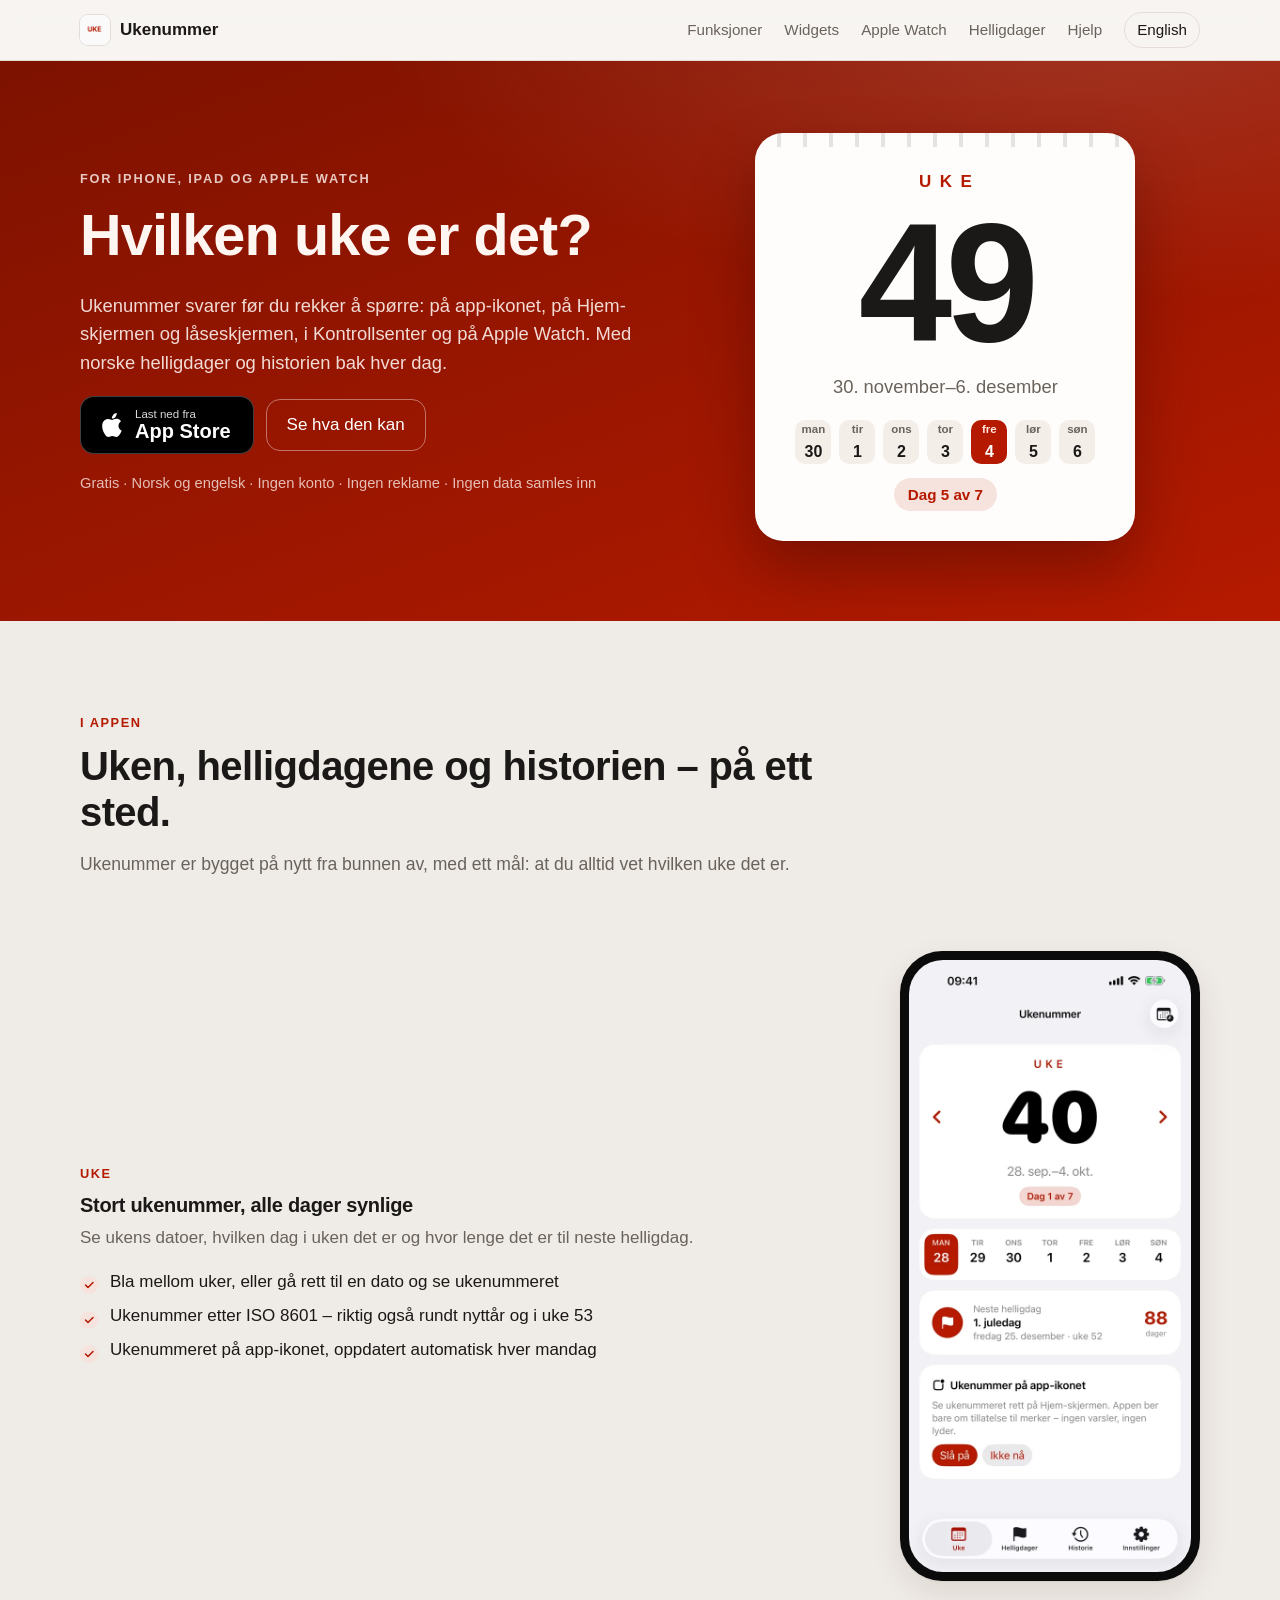
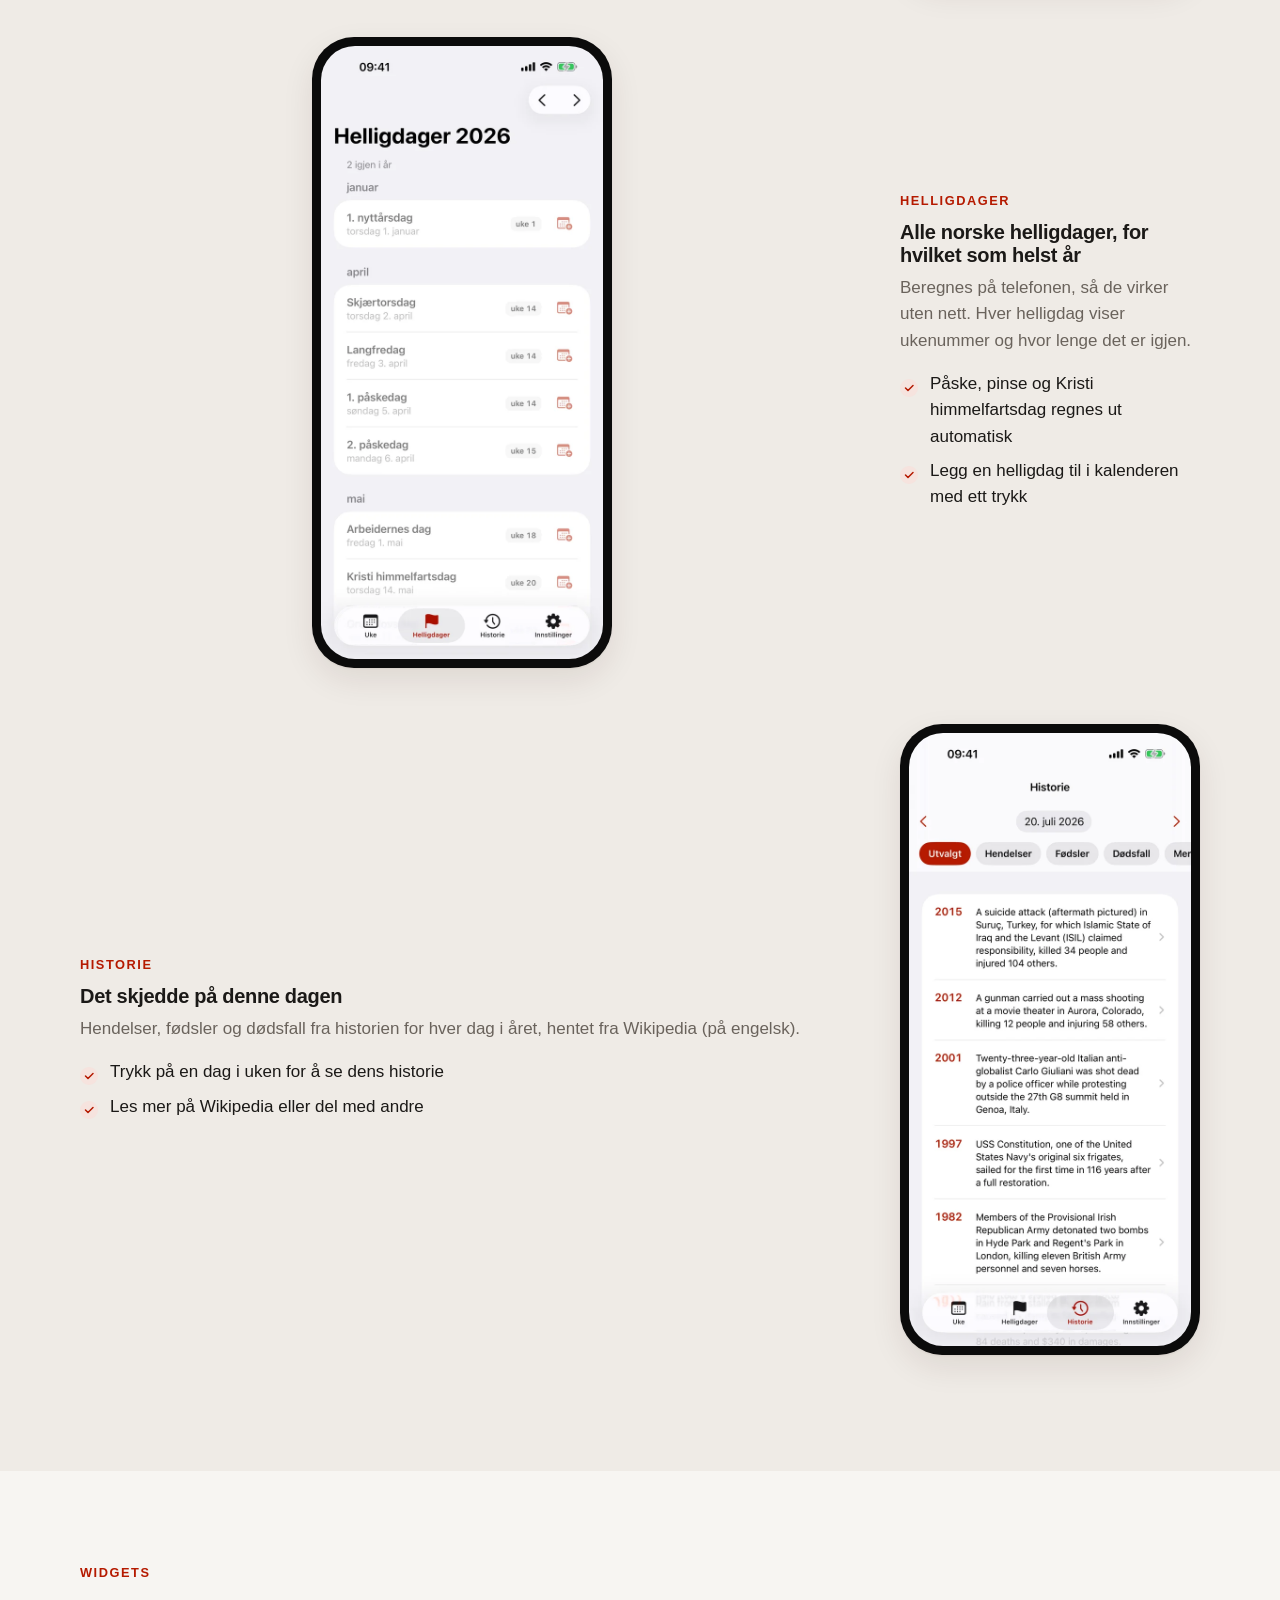
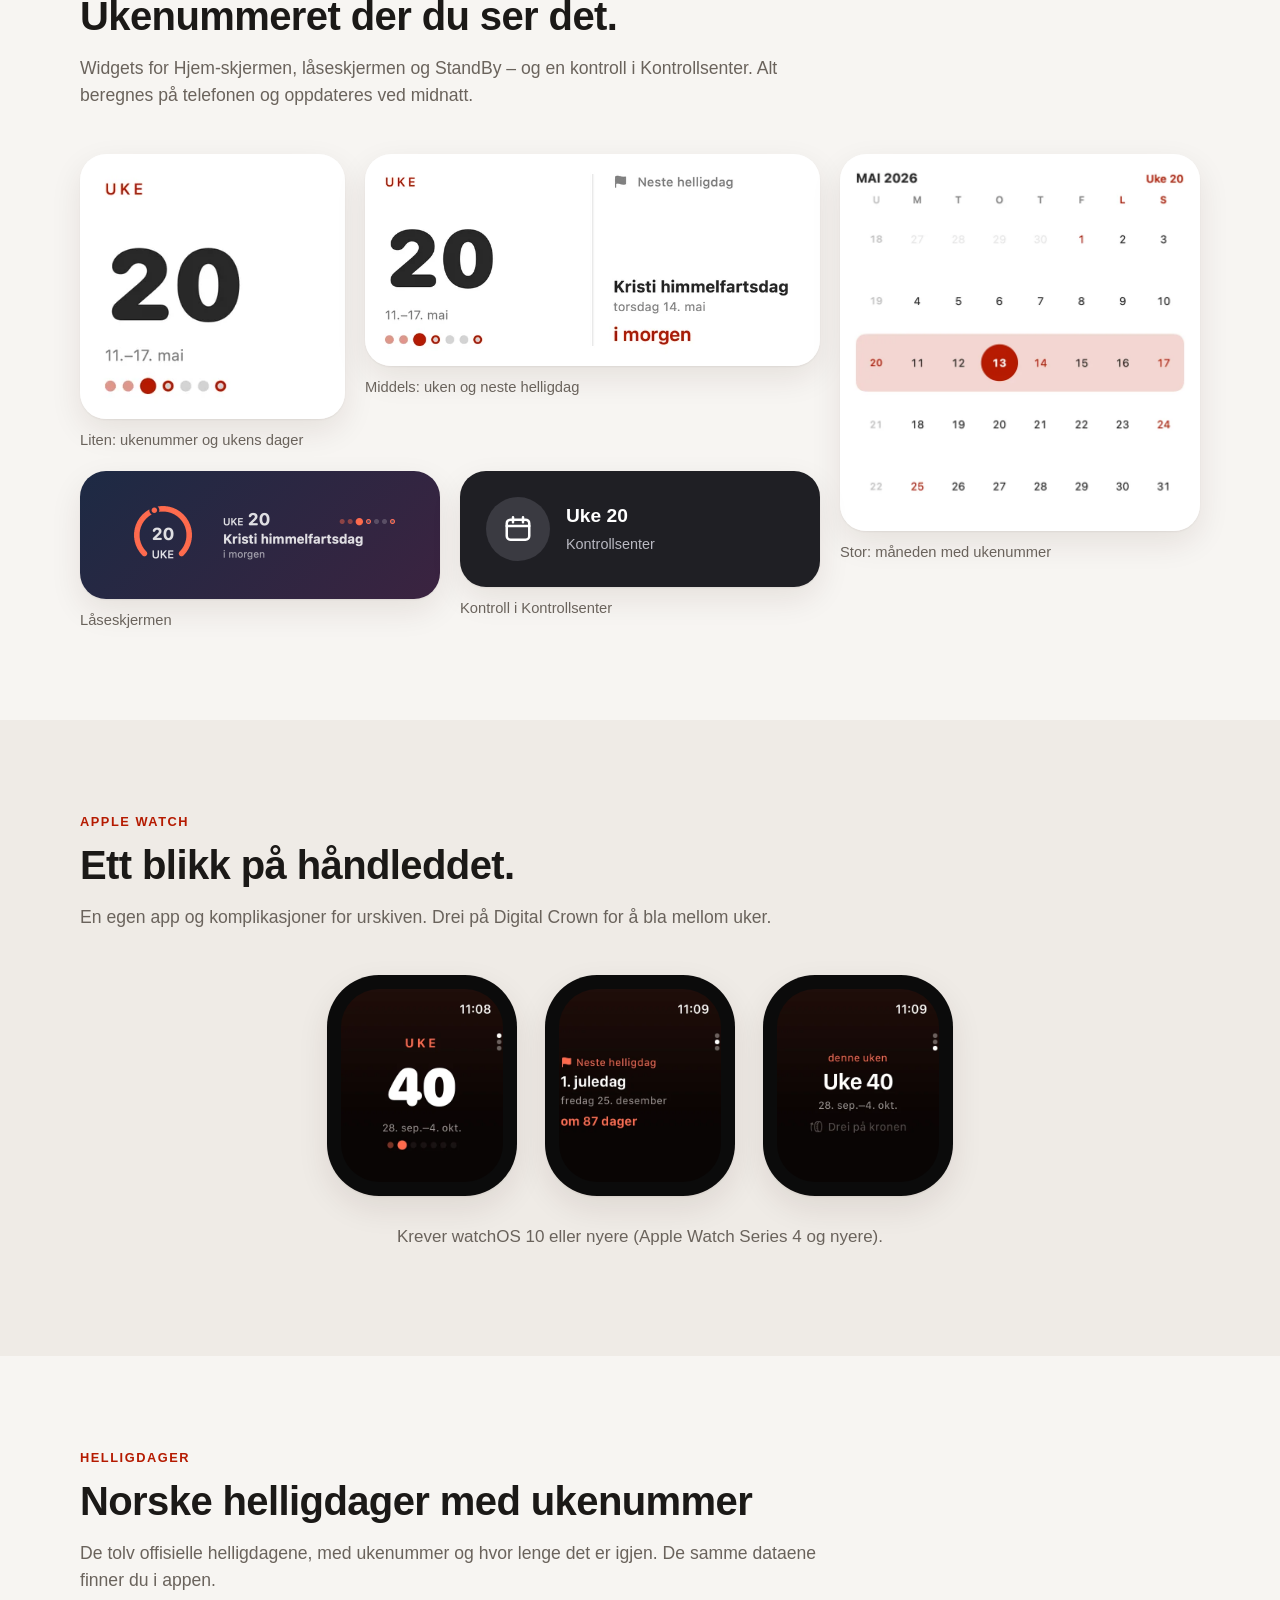
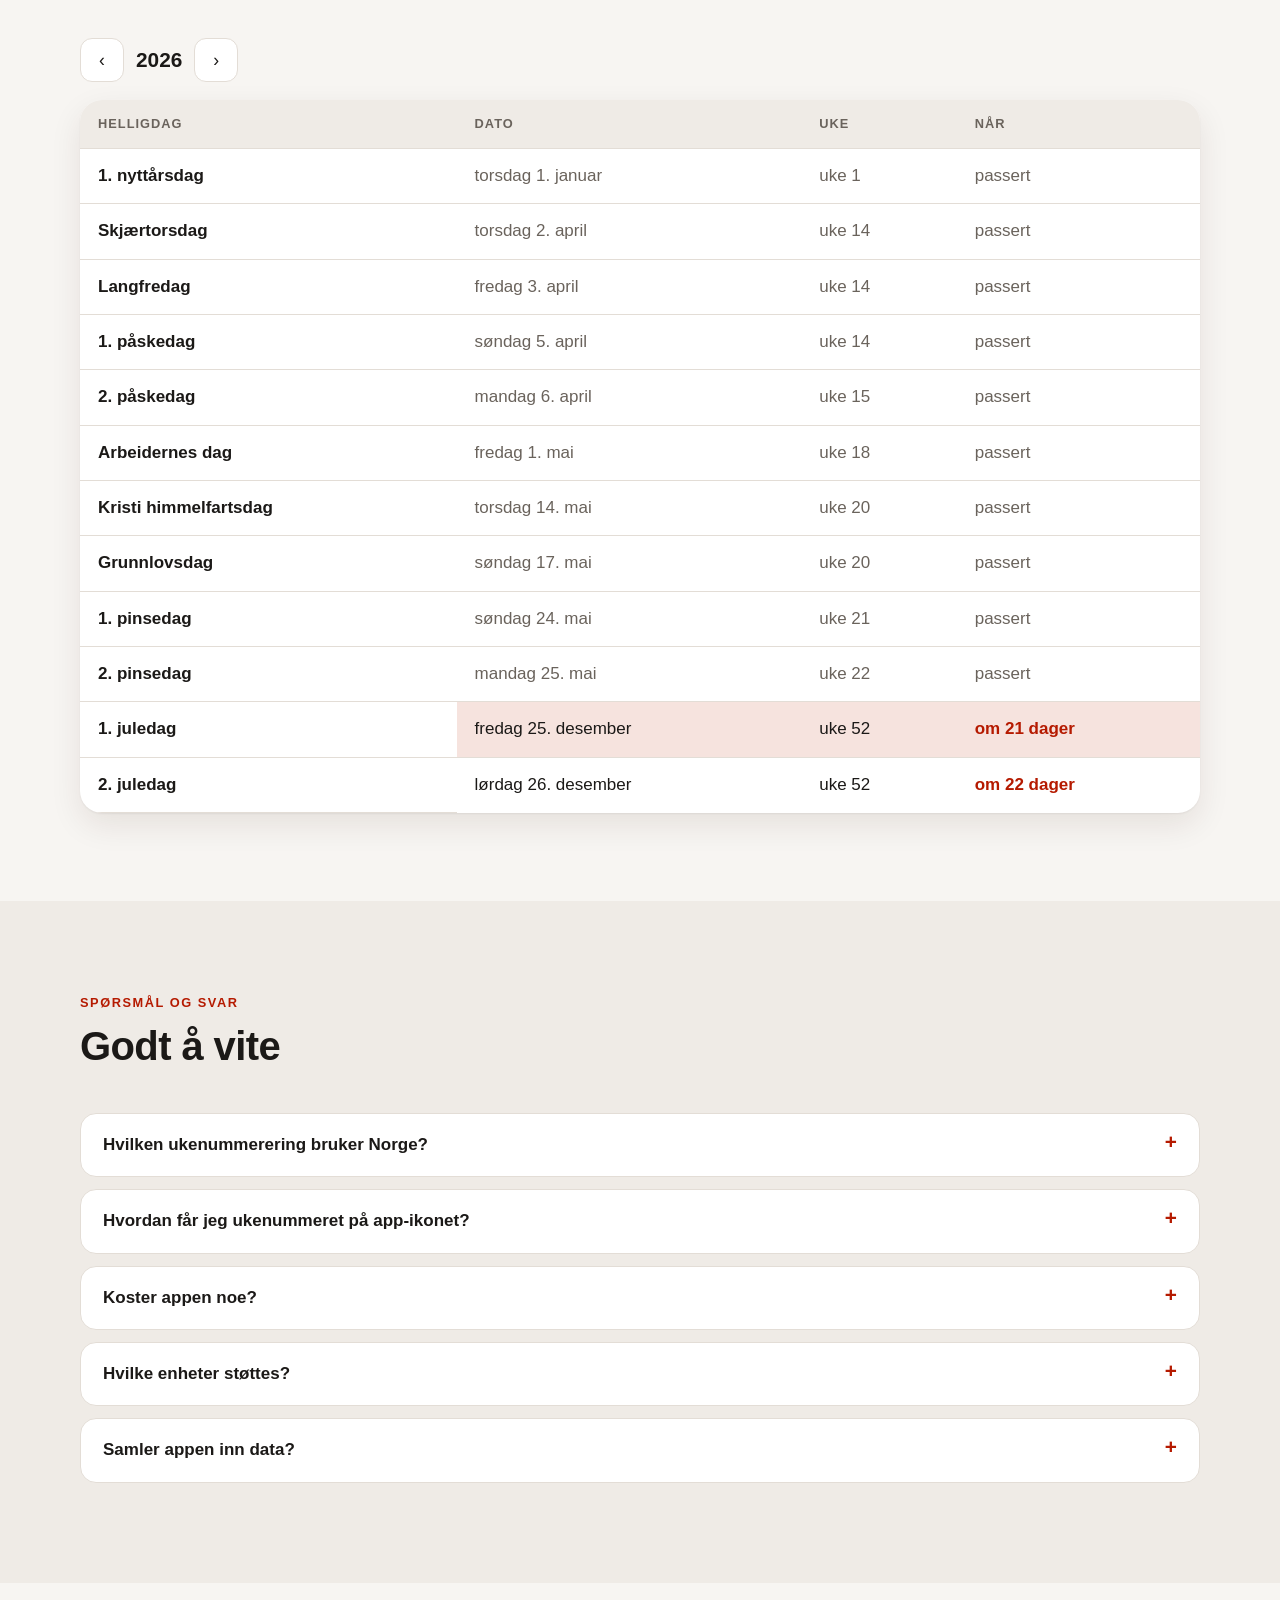
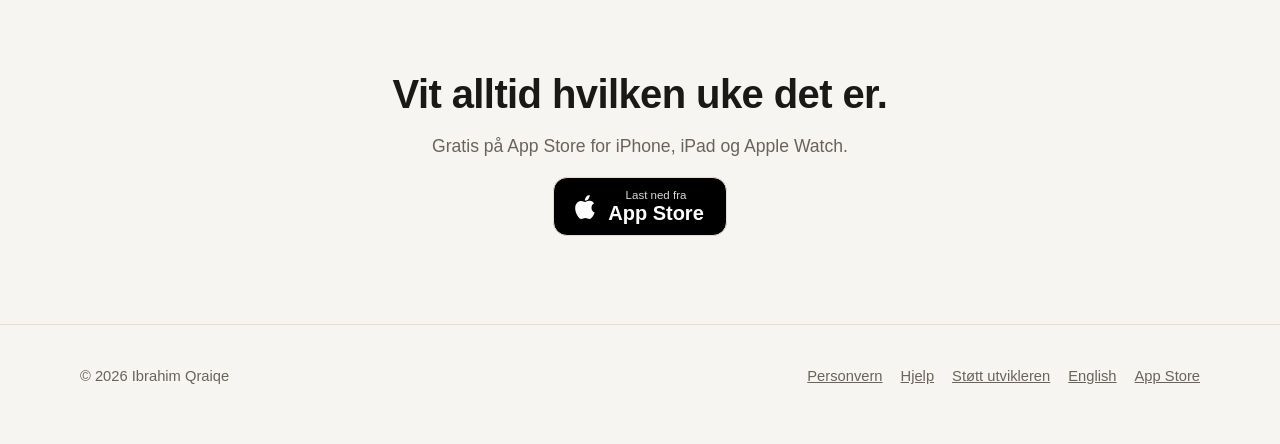
<file: index.html>
<!doctype html>
<html lang="nb" dir="ltr">
<head>
<meta charset="utf-8">
<meta name="viewport" content="width=device-width, initial-scale=1">
<script>document.documentElement.className += " js";</script>
<title>Hvilken uke er det? Ukenummer i dag – app for iPhone og Apple Watch</title>
<meta name="description" content="Se hvilken uke det er akkurat nå. Ukenummer viser ukenummeret på app-ikonet, på Hjem- og låseskjermen, i Kontrollsenter og på Apple Watch – etter ISO 8601, som brukes i Norge. Med norske helligdager. Gratis, ingen data samles inn.">
<meta property="og:title" content="Hvilken uke er det? – Ukenummer">
<meta property="og:description" content="Ukenummeret på app-ikonet, i widgets, i Kontrollsenter og på Apple Watch. Med norske helligdager. Gratis, ingen data samles inn.">
<meta property="og:url" content="https://ukenummer.qraiqe.no/">
<meta property="og:type" content="website">
<meta property="og:locale" content="nb_NO">
<meta property="og:locale:alternate" content="en_GB">
<meta property="og:image" content="https://ukenummer.qraiqe.no/assets/og.png">
<meta property="og:image:width" content="1200">
<meta property="og:image:height" content="630">
<meta property="og:image:alt" content="Ukenummer: et kalenderblad med ordet UKE og ukenummeret, ved siden av appens widgets.">
<meta property="og:site_name" content="Ukenummer">
<meta name="twitter:card" content="summary_large_image">
<meta name="twitter:title" content="Hvilken uke er det? – Ukenummer">
<meta name="twitter:description" content="Ukenummeret på app-ikonet, i widgets, i Kontrollsenter og på Apple Watch. Gratis, ingen data samles inn.">
<meta name="twitter:image" content="https://ukenummer.qraiqe.no/assets/og.png">
<meta name="apple-itunes-app" content="app-id=668805988">
<meta name="theme-color" content="#b51a00">
<link rel="canonical" href="https://ukenummer.qraiqe.no/">
<link rel="alternate" hreflang="nb" href="https://ukenummer.qraiqe.no/">
<link rel="alternate" hreflang="en" href="https://ukenummer.qraiqe.no/en/">
<link rel="alternate" hreflang="x-default" href="https://ukenummer.qraiqe.no/">
<link rel="icon" type="image/png" href="/assets/favicon.png">
<link rel="apple-touch-icon" href="/assets/apple-touch-icon.png">
<link rel="stylesheet" href="/styles.css">
<script type="application/ld+json">
{
  "@context": "https://schema.org",
  "@graph": [
    {
      "@type": "MobileApplication",
      "name": "Ukenummer",
      "operatingSystem": "iOS 18.0 eller nyere, watchOS 10.0 eller nyere",
      "applicationCategory": "ProductivityApplication",
      "offers": { "@type": "Offer", "price": "0", "priceCurrency": "NOK" },
      "inLanguage": ["nb", "en"],
      "description": "Ukenummer viser ukenummeret (ISO 8601) på app-ikonet, i widgets for Hjem- og låseskjermen, i Kontrollsenter og på Apple Watch, med norske helligdager og historien for hver dag.",
      "url": "https://ukenummer.qraiqe.no/",
      "image": "https://ukenummer.qraiqe.no/assets/app-icon.png",
      "installUrl": "https://apps.apple.com/app/id668805988",
      "downloadUrl": "https://apps.apple.com/app/id668805988",
      "author": { "@type": "Person", "name": "Ibrahim Qraiqe", "url": "https://ibrahim.qraiqe.no/" }
    },
    {
      "@type": "FAQPage",
      "mainEntity": [
        { "@type": "Question", "name": "Hvilken ukenummerering bruker Norge?", "acceptedAnswer": { "@type": "Answer", "text": "Norge bruker ISO 8601: uken starter på mandag, og uke 1 er uken som inneholder årets første torsdag. Noen år har derfor 53 uker, og de første dagene i januar kan tilhøre uke 52 eller 53 fra året før." } },
        { "@type": "Question", "name": "Hvordan får jeg ukenummeret på app-ikonet?", "acceptedAnswer": { "@type": "Answer", "text": "Slå på «Ukenummer på app-ikonet» i appen. Appen ber bare om tillatelse til merker – ingen varsler eller lyder – og oppdaterer ukenummeret automatisk hver mandag." } },
        { "@type": "Question", "name": "Koster appen noe?", "acceptedAnswer": { "@type": "Answer", "text": "Nei. Ukenummer er gratis, uten reklame, uten konto og uten sporing. Vil du støtte utviklingen, kan du gi et frivillig tips i appen under Innstillinger → Støtt utvikleren (fra versjon 3.2). Tips låser ikke opp noe – alle funksjoner er og forblir gratis." } },
        { "@type": "Question", "name": "Virker den på Apple Watch?", "acceptedAnswer": { "@type": "Answer", "text": "Ja. Ukenummer har en egen app og komplikasjoner for Apple Watch med watchOS 10 eller nyere." } }
      ]
    }
  ]
}
</script>
</head>
<body>
<a class="sr-only" href="#main">Hopp til innholdet</a>

<header class="site-header">
  <div class="container">
    <a class="wordmark" href="/"><img src="/assets/app-icon.png" width="30" height="30" alt="" aria-hidden="true">Ukenummer</a>
    <button class="nav-toggle" aria-expanded="false" aria-controls="site-nav" aria-label="Meny">☰</button>
    <nav class="site-nav" id="site-nav" aria-label="Hovedmeny">
      <a href="#funksjoner">Funksjoner</a>
      <a href="#widgets">Widgets</a>
      <a href="#apple-watch">Apple Watch</a>
      <a href="#helligdager">Helligdager</a>
      <a href="/support/">Hjelp</a>
      <a class="lang" href="/en/" lang="en" hreflang="en">English</a>
    </nav>
  </div>
</header>

<main id="main">

<section class="hero">
  <div class="container">
    <div class="hero-copy">
      <span class="eyebrow">For iPhone, iPad og Apple Watch</span>
      <h1>Hvilken uke er det?</h1>
      <p class="lead">Ukenummer svarer før du rekker å spørre: på app-ikonet, på Hjem-skjermen og låseskjermen, i Kontrollsenter og på Apple Watch. Med norske helligdager og historien bak hver dag.</p>
      <div class="actions">
        <a class="btn-appstore" href="https://apps.apple.com/app/id668805988">
          <svg viewBox="0 0 24 24" aria-hidden="true" focusable="false" fill="currentColor"><path d="M16.365 1.43c0 1.14-.493 2.27-1.177 3.08-.744.9-1.99 1.57-2.987 1.57-.12 0-.23-.02-.3-.03-.01-.06-.04-.22-.04-.39 0-1.15.572-2.27 1.206-2.98.804-.94 2.142-1.64 3.248-1.68.03.13.05.28.05.43zm4.565 15.71c-.03.07-.463 1.58-1.518 3.12-.945 1.34-1.94 2.71-3.43 2.71-1.517 0-1.9-.88-3.63-.88-1.698 0-2.302.91-3.67.91-1.377 0-2.332-1.26-3.428-2.8-1.287-1.82-2.323-4.63-2.323-7.28 0-4.28 2.797-6.55 5.552-6.55 1.448 0 2.675.95 3.6.95.865 0 2.222-1.01 3.902-1.01.613 0 2.886.06 4.374 2.19-.13.09-2.383 1.37-2.383 4.19 0 3.26 2.854 4.42 2.955 4.45z"/></svg>
          <span><small>Last ned fra</small><strong>App Store</strong></span>
        </a>
        <a class="btn-ghost" href="#funksjoner">Se hva den kan</a>
      </div>
      <p class="meta">Gratis · Norsk og engelsk · Ingen konto · Ingen reklame · Ingen data samles inn</p>
    </div>
    <div class="week-card" role="group" aria-labelledby="week-card-title">
      <h2 id="week-card-title" class="sr-only">Ukenummer akkurat nå</h2>
      <div class="label" aria-hidden="true">UKE</div>
      <div class="number" data-week-number data-week-label aria-live="polite">–</div>
      <div class="range" data-week-range></div>
      <div class="days" data-week-days aria-hidden="true"></div>
      <div class="progress" data-week-progress data-live hidden></div>
      <noscript><p>Slå på JavaScript for å se dagens ukenummer.</p></noscript>
    </div>
  </div>
</section>

<section id="funksjoner" class="section section-alt">
  <div class="container">
    <div class="section-head reveal">
      <span class="kicker">I appen</span>
      <h2>Uken, helligdagene og historien – på ett sted.</h2>
      <p>Ukenummer er bygget på nytt fra bunnen av, med ett mål: at du alltid vet hvilken uke det er.</p>
    </div>

    <div class="feature-row reveal">
      <div class="text">
        <span class="kicker">Uke</span>
        <h3>Stort ukenummer, alle dager synlige</h3>
        <p>Se ukens datoer, hvilken dag i uken det er og hvor lenge det er til neste helligdag.</p>
        <ul class="ticks">
          <li>Bla mellom uker, eller gå rett til en dato og se ukenummeret</li>
          <li>Ukenummer etter ISO 8601 – riktig også rundt nyttår og i uke 53</li>
          <li>Ukenummeret på app-ikonet, oppdatert automatisk hver mandag</li>
        </ul>
      </div>
      <div class="media"><div class="phone"><img src="/assets/shots/nb-week.webp" width="600" height="1304" loading="lazy" alt="Uke-fanen: stort ukenummer 40, datoene 28. september til 4. oktober, ukens dager og nedtelling til 1. juledag."></div></div>
    </div>

    <div class="feature-row reveal">
      <div class="text">
        <span class="kicker">Helligdager</span>
        <h3>Alle norske helligdager, for hvilket som helst år</h3>
        <p>Beregnes på telefonen, så de virker uten nett. Hver helligdag viser ukenummer og hvor lenge det er igjen.</p>
        <ul class="ticks">
          <li>Påske, pinse og Kristi himmelfartsdag regnes ut automatisk</li>
          <li>Legg en helligdag til i kalenderen med ett trykk</li>
        </ul>
      </div>
      <div class="media"><div class="phone"><img src="/assets/shots/nb-holidays.webp" width="600" height="1304" loading="lazy" alt="Helligdager 2026 gruppert etter måned, med ukenummer og knapp for å legge til i kalenderen."></div></div>
    </div>

    <div class="feature-row reveal">
      <div class="text">
        <span class="kicker">Historie</span>
        <h3>Det skjedde på denne dagen</h3>
        <p>Hendelser, fødsler og dødsfall fra historien for hver dag i året, hentet fra Wikipedia (på engelsk).</p>
        <ul class="ticks">
          <li>Trykk på en dag i uken for å se dens historie</li>
          <li>Les mer på Wikipedia eller del med andre</li>
        </ul>
      </div>
      <div class="media"><div class="phone"><img src="/assets/shots/nb-history.webp" width="600" height="1304" loading="lazy" alt="Historie-fanen for 20. juli 2026 med hendelser fra Wikipedia og kategoriene Utvalgt, Hendelser, Fødsler og Dødsfall."></div></div>
    </div>
  </div>
</section>

<section id="widgets" class="section">
  <div class="container">
    <div class="section-head reveal">
      <span class="kicker">Widgets</span>
      <h2>Ukenummeret der du ser det.</h2>
      <p>Widgets for Hjem-skjermen, låseskjermen og StandBy – og en kontroll i Kontrollsenter. Alt beregnes på telefonen og oppdateres ved midnatt.</p>
    </div>
    <div class="widget-grid reveal">
      <figure class="widget small">
        <img class="picture-light" src="/assets/widgets/nb-small-light.webp" width="340" height="340" loading="lazy" alt="Liten widget: UKE 20, 11.–17. mai og ukens dager som prikker.">
        <img class="picture-dark" src="/assets/widgets/nb-small-dark.webp" width="340" height="340" loading="lazy" alt="Liten widget i mørk modus: UKE 20, 11.–17. mai.">
        <figcaption>Liten: ukenummer og ukens dager</figcaption>
      </figure>
      <figure class="widget medium">
        <img class="picture-light" src="/assets/widgets/nb-medium-light.webp" width="728" height="340" loading="lazy" alt="Middels widget: UKE 20 og neste helligdag, Kristi himmelfartsdag, i morgen.">
        <img class="picture-dark" src="/assets/widgets/nb-medium-dark.webp" width="728" height="340" loading="lazy" alt="Middels widget i mørk modus: UKE 20 og neste helligdag.">
        <figcaption>Middels: uken og neste helligdag</figcaption>
      </figure>
      <figure class="widget large">
        <img class="picture-light" src="/assets/widgets/nb-large-light.webp" width="728" height="764" loading="lazy" alt="Stor widget: kalender for mai 2026 med ukenummer langs venstre kant og helligdager i rødt.">
        <img class="picture-dark" src="/assets/widgets/nb-large-dark.webp" width="728" height="764" loading="lazy" alt="Stor widget i mørk modus: kalender for mai 2026 med ukenummer.">
        <figcaption>Stor: måneden med ukenummer</figcaption>
      </figure>
      <figure class="widget lock">
        <div class="lock-bg">
          <img src="/assets/widgets/nb-lock-circular.webp" width="152" height="152" loading="lazy" alt="Rund låseskjerm-widget med ukenummer 20.">
          <img src="/assets/widgets/nb-lock-rectangular.webp" width="344" height="152" loading="lazy" alt="Rektangulær låseskjerm-widget: UKE 20, Kristi himmelfartsdag, i morgen.">
        </div>
        <figcaption>Låseskjermen</figcaption>
      </figure>
      <figure class="widget control">
        <div class="control-tile">
          <div class="knob" aria-hidden="true"><svg viewBox="0 0 24 24" fill="none" stroke="#fff" stroke-width="2" stroke-linecap="round" stroke-linejoin="round"><rect x="3" y="4.5" width="18" height="16" rx="3"/><path d="M3 9.5h18M8 2.5v4M16 2.5v4"/></svg></div>
          <div><strong>Uke 20</strong><span>Kontrollsenter</span></div>
        </div>
        <figcaption>Kontroll i Kontrollsenter</figcaption>
      </figure>
    </div>
  </div>
</section>

<section id="apple-watch" class="section section-alt">
  <div class="container">
    <div class="section-head reveal">
      <span class="kicker">Apple Watch</span>
      <h2>Ett blikk på håndleddet.</h2>
      <p>En egen app og komplikasjoner for urskiven. Drei på Digital Crown for å bla mellom uker.</p>
    </div>
    <div class="watch-row reveal">
      <div class="watch"><img src="/assets/watch/nb-0.webp" width="416" height="496" loading="lazy" alt="Apple Watch: UKE 40, 28. sep.–4. okt."></div>
      <div class="watch"><img src="/assets/watch/nb-1.webp" width="416" height="496" loading="lazy" alt="Apple Watch: neste helligdag er 1. juledag, fredag 25. desember."></div>
      <div class="watch"><img src="/assets/watch/nb-2.webp" width="416" height="496" loading="lazy" alt="Apple Watch: Uke 40, drei på kronen for å bla mellom uker."></div>
    </div>
    <p class="watch-note">Krever watchOS 10 eller nyere (Apple Watch Series 4 og nyere).</p>
  </div>
</section>

<section id="helligdager" class="section">
  <div class="container">
    <div class="section-head reveal">
      <span class="kicker">Helligdager</span>
      <h2>Norske helligdager med ukenummer</h2>
      <p>De tolv offisielle helligdagene, med ukenummer og hvor lenge det er igjen. De samme dataene finner du i appen.</p>
    </div>
    <div class="reveal">
      <div class="holiday-tools">
        <button type="button" data-year-prev aria-label="Forrige år">‹</button>
        <strong data-holiday-year>2026</strong>
        <button type="button" data-year-next aria-label="Neste år">›</button>
      </div>
      <table class="holidays">
        <caption class="sr-only">Norske helligdager</caption>
        <thead><tr><th scope="col">Helligdag</th><th scope="col">Dato</th><th scope="col">Uke</th><th scope="col">Når</th></tr></thead>
        <tbody data-holidays>
          <tr><th scope="row">1. nyttårsdag</th><td>torsdag 1. januar</td><td class="week">uke 1</td><td class="when"></td></tr>
          <tr><th scope="row">Skjærtorsdag</th><td>torsdag 2. april</td><td class="week">uke 14</td><td class="when"></td></tr>
          <tr><th scope="row">Langfredag</th><td>fredag 3. april</td><td class="week">uke 14</td><td class="when"></td></tr>
          <tr><th scope="row">1. påskedag</th><td>søndag 5. april</td><td class="week">uke 14</td><td class="when"></td></tr>
          <tr><th scope="row">2. påskedag</th><td>mandag 6. april</td><td class="week">uke 15</td><td class="when"></td></tr>
          <tr><th scope="row">Arbeidernes dag</th><td>fredag 1. mai</td><td class="week">uke 18</td><td class="when"></td></tr>
          <tr><th scope="row">Kristi himmelfartsdag</th><td>torsdag 14. mai</td><td class="week">uke 20</td><td class="when"></td></tr>
          <tr><th scope="row">Grunnlovsdag</th><td>søndag 17. mai</td><td class="week">uke 20</td><td class="when"></td></tr>
          <tr><th scope="row">1. pinsedag</th><td>søndag 24. mai</td><td class="week">uke 21</td><td class="when"></td></tr>
          <tr><th scope="row">2. pinsedag</th><td>mandag 25. mai</td><td class="week">uke 22</td><td class="when"></td></tr>
          <tr><th scope="row">1. juledag</th><td>fredag 25. desember</td><td class="week">uke 52</td><td class="when"></td></tr>
          <tr><th scope="row">2. juledag</th><td>lørdag 26. desember</td><td class="week">uke 52</td><td class="when"></td></tr>
        </tbody>
      </table>
    </div>
  </div>
</section>

<section id="sporsmal" class="section section-alt">
  <div class="container">
    <div class="section-head reveal">
      <span class="kicker">Spørsmål og svar</span>
      <h2>Godt å vite</h2>
    </div>
    <div class="faq reveal">
      <details>
        <summary>Hvilken ukenummerering bruker Norge?</summary>
        <p>Norge bruker ISO 8601: uken starter på mandag, og uke 1 er uken som inneholder årets første torsdag. Noen år har derfor 53 uker, og de første dagene i januar kan tilhøre uke 52 eller 53 fra året før. Ukenummer følger alltid denne standarden, uansett regioninnstilling på telefonen.</p>
      </details>
      <details>
        <summary>Hvordan får jeg ukenummeret på app-ikonet?</summary>
        <p>Slå på «Ukenummer på app-ikonet» i appen. Appen ber bare om tillatelse til merker – ingen varsler eller lyder – og oppdaterer ukenummeret automatisk hver mandag, også når appen ikke er åpen.</p>
      </details>
      <details>
        <summary>Koster appen noe?</summary>
        <p>Nei. Ukenummer er gratis, uten reklame, uten konto og uten sporing. Vil du støtte utviklingen, kan du gi et frivillig tips i appen under Innstillinger → Støtt utvikleren (fra versjon 3.2), eller <a href="https://buy.stripe.com/fZudR8gK40CN3OwgpRdnW04" rel="noopener">med kort på nettet</a>. Tips låser ikke opp noe – alle funksjoner er og forblir gratis.</p>
      </details>
      <details>
        <summary>Hvilke enheter støttes?</summary>
        <p>iPhone og iPad med iOS 18 eller nyere, og Apple Watch med watchOS 10 eller nyere.</p>
      </details>
      <details>
        <summary>Samler appen inn data?</summary>
        <p>Nei. Alt beregnes på enheten. Den eneste nettverksforespørselen henter historie fra Wikipedia. Les mer i <a href="/privacy/">personvernerklæringen</a>.</p>
      </details>
    </div>
  </div>
</section>

<section class="section cta">
  <div class="container reveal">
    <h2>Vit alltid hvilken uke det er.</h2>
    <p class="section-lead">Gratis på App Store for iPhone, iPad og Apple Watch.</p>
    <div class="actions">
      <a class="btn-appstore" href="https://apps.apple.com/app/id668805988">
        <svg viewBox="0 0 24 24" aria-hidden="true" focusable="false" fill="currentColor"><path d="M16.365 1.43c0 1.14-.493 2.27-1.177 3.08-.744.9-1.99 1.57-2.987 1.57-.12 0-.23-.02-.3-.03-.01-.06-.04-.22-.04-.39 0-1.15.572-2.27 1.206-2.98.804-.94 2.142-1.64 3.248-1.68.03.13.05.28.05.43zm4.565 15.71c-.03.07-.463 1.58-1.518 3.12-.945 1.34-1.94 2.71-3.43 2.71-1.517 0-1.9-.88-3.63-.88-1.698 0-2.302.91-3.67.91-1.377 0-2.332-1.26-3.428-2.8-1.287-1.82-2.323-4.63-2.323-7.28 0-4.28 2.797-6.55 5.552-6.55 1.448 0 2.675.95 3.6.95.865 0 2.222-1.01 3.902-1.01.613 0 2.886.06 4.374 2.19-.13.09-2.383 1.37-2.383 4.19 0 3.26 2.854 4.42 2.955 4.45z"/></svg>
        <span><small>Last ned fra</small><strong>App Store</strong></span>
      </a>
    </div>
  </div>
</section>

</main>

<footer class="site-footer">
  <div class="container">
    <span>© 2026 Ibrahim Qraiqe</span>
    <nav aria-label="Bunntekst">
      <a href="/privacy/">Personvern</a>
      <a href="/support/">Hjelp</a>
      <a href="/support/#stott">Støtt utvikleren</a>
      <a href="/en/" lang="en" hreflang="en">English</a>
      <a href="https://apps.apple.com/app/id668805988">App Store</a>
    </nav>
  </div>
</footer>

<script src="/main.js" defer></script>
</body>
</html>
</file>
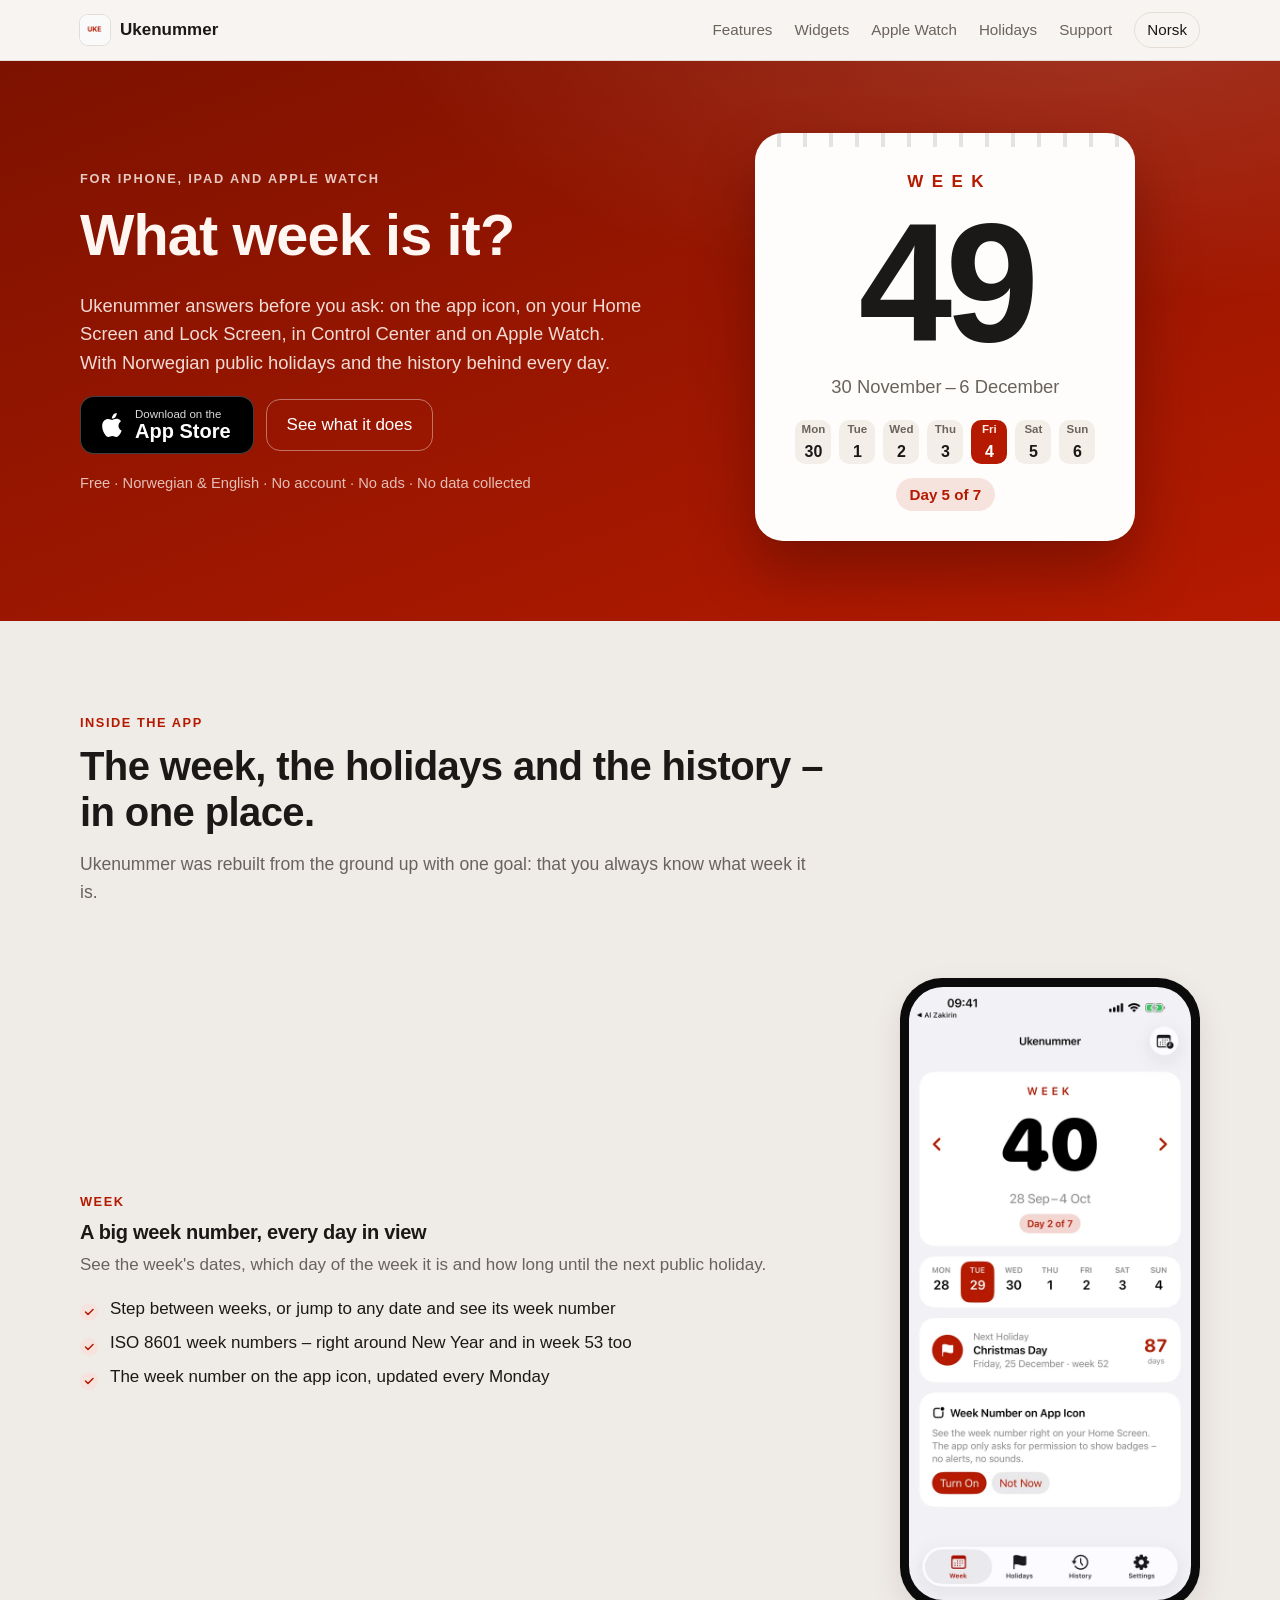
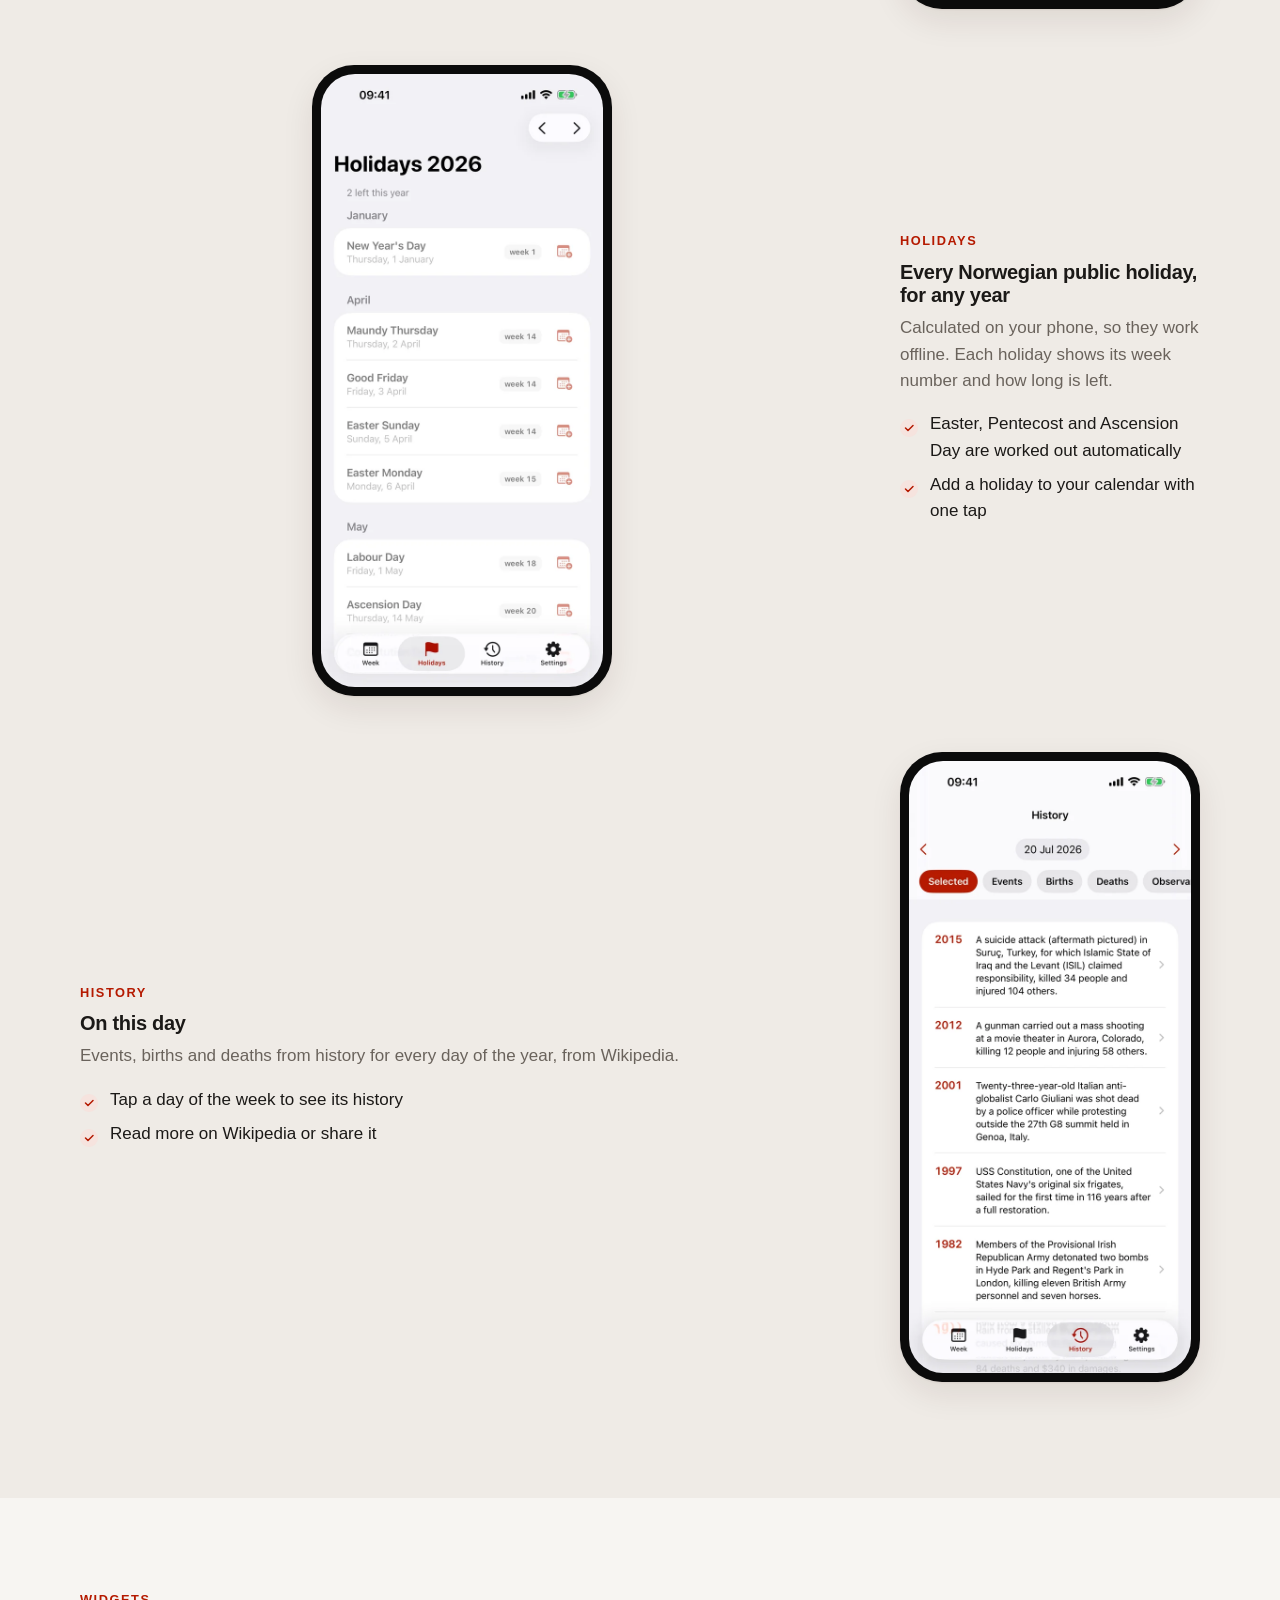
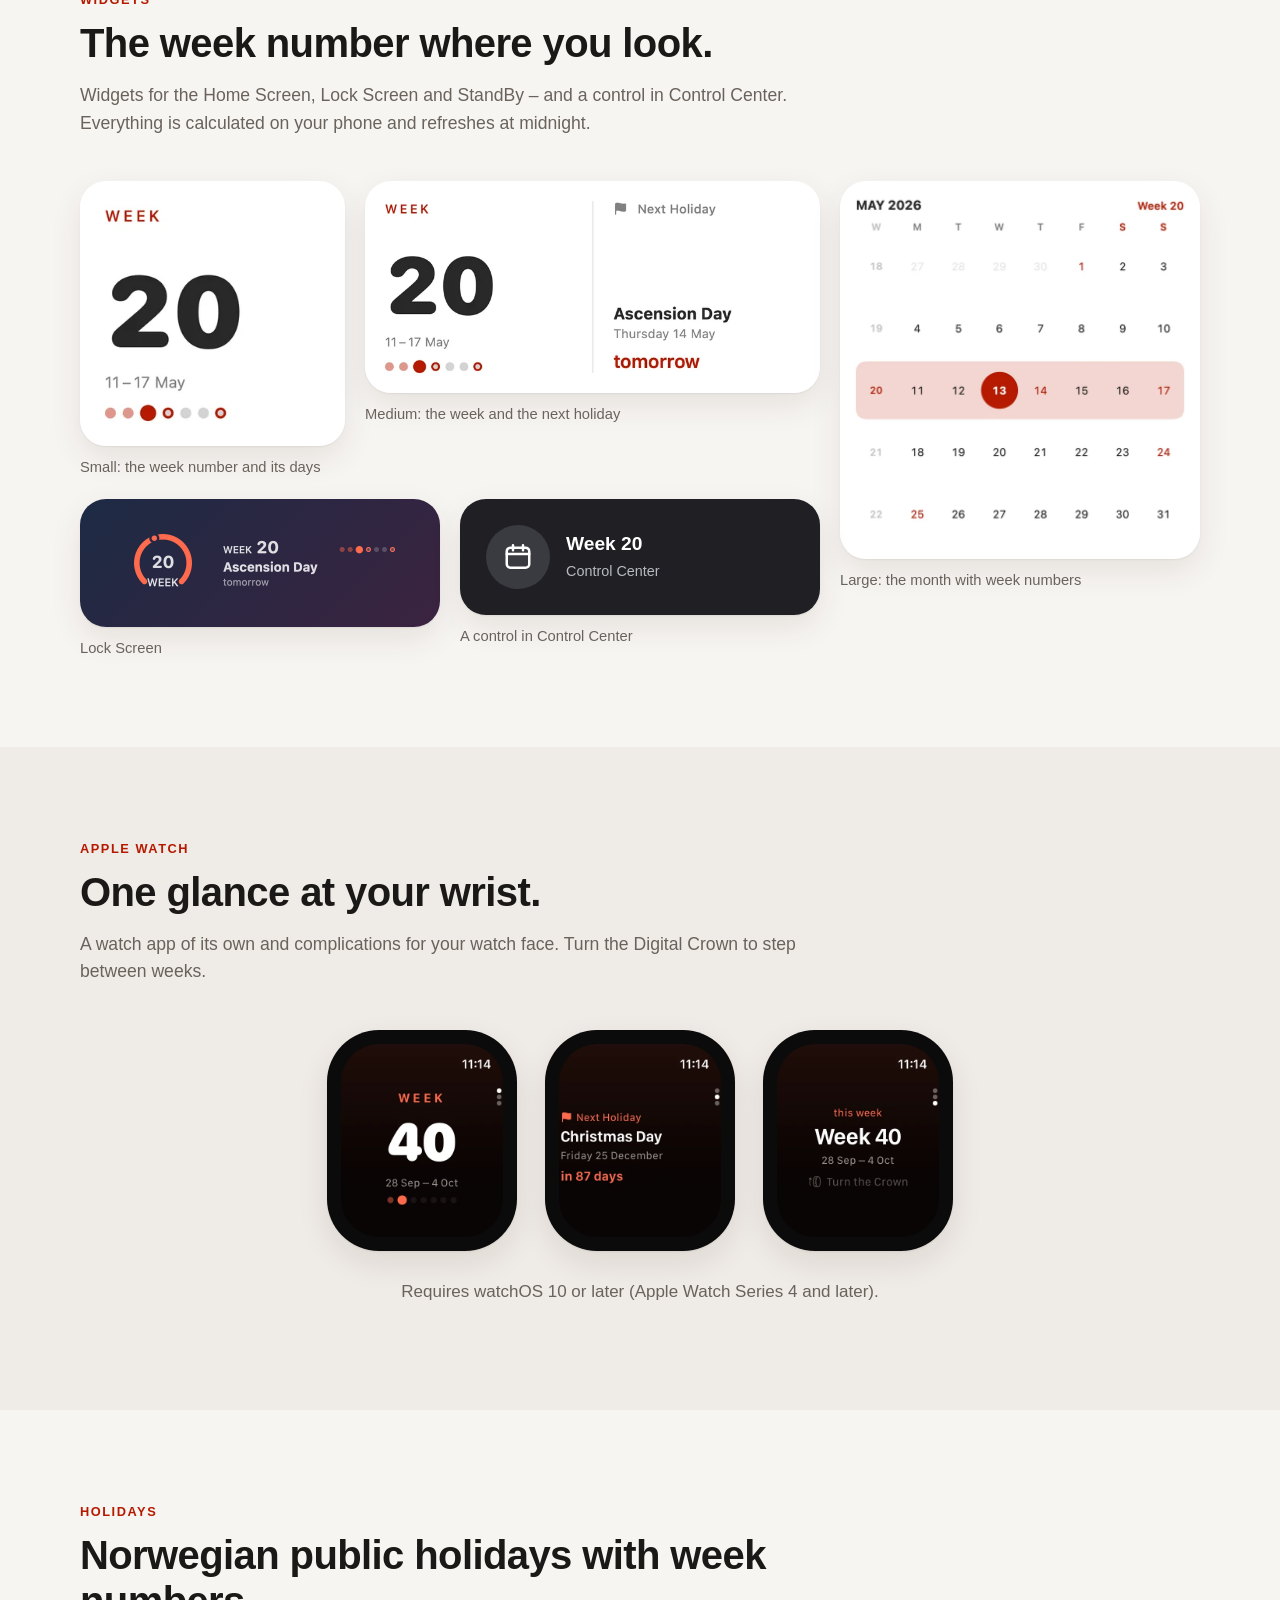
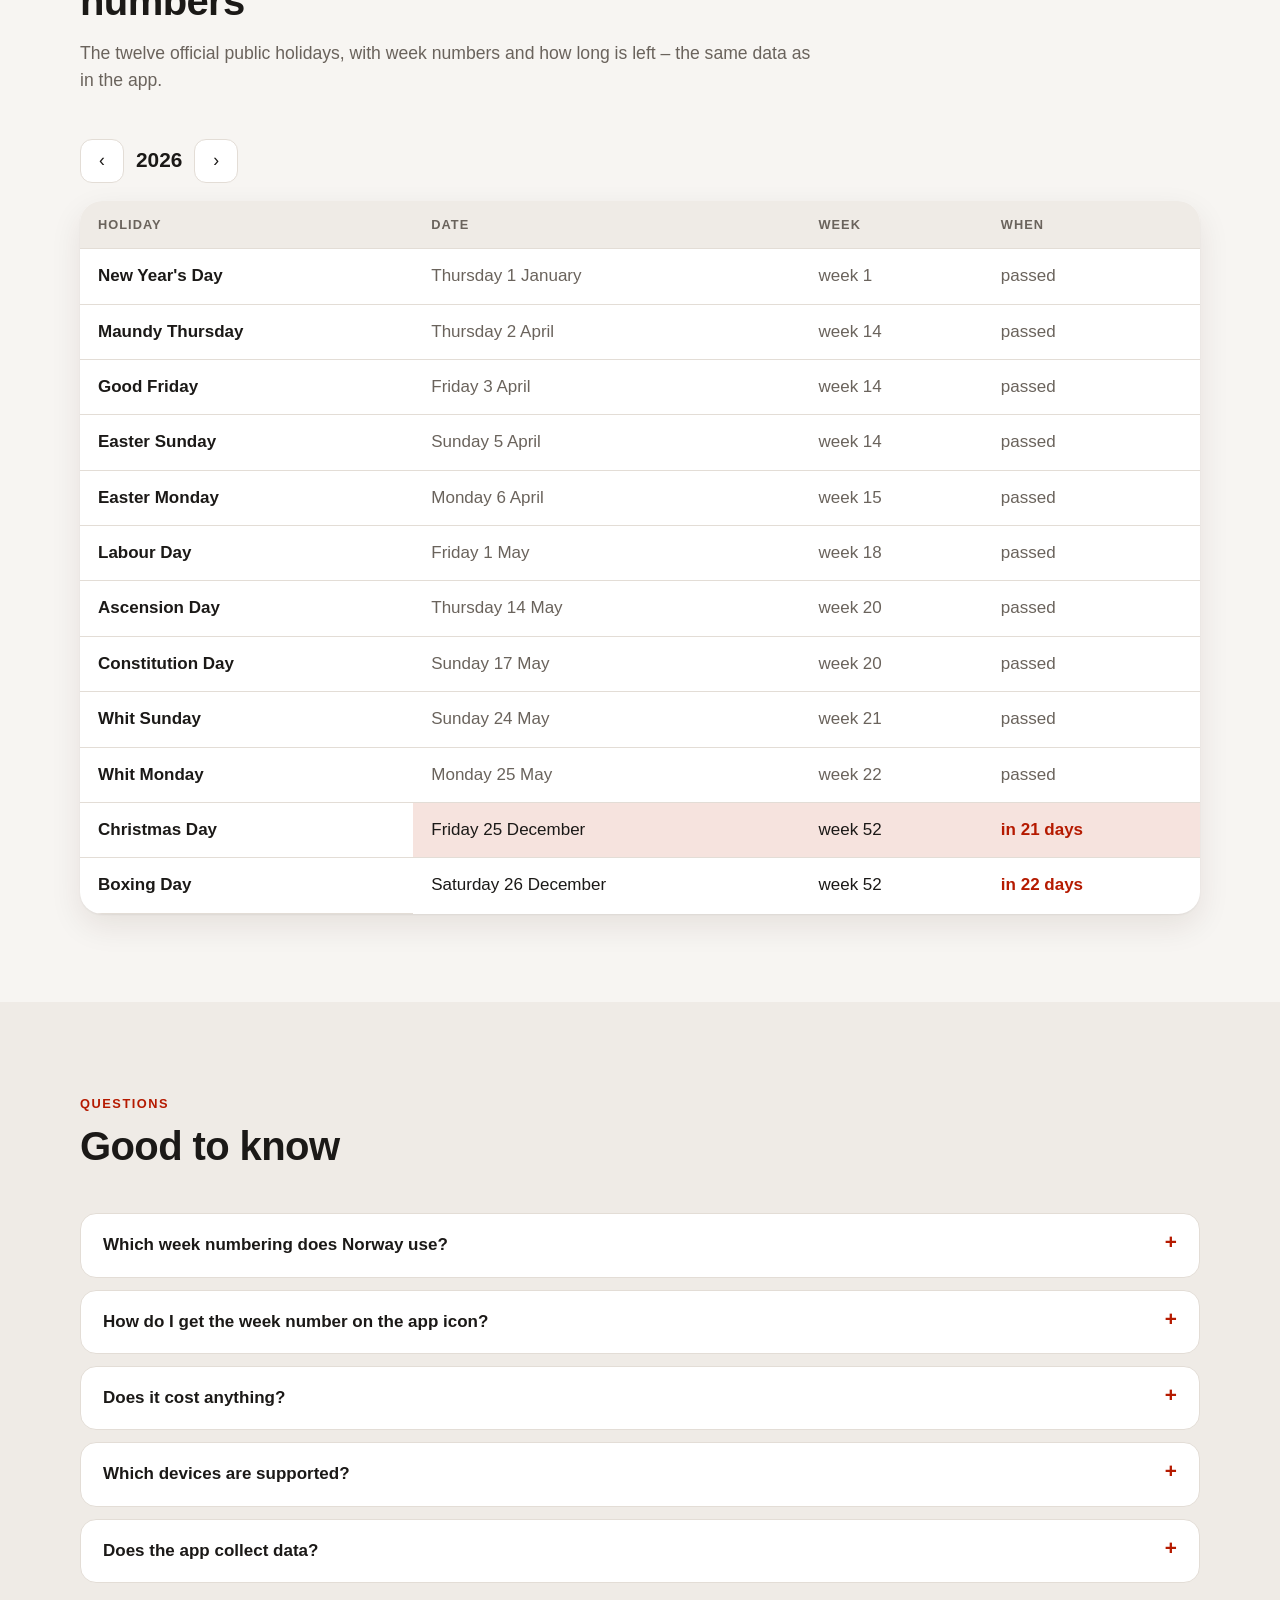
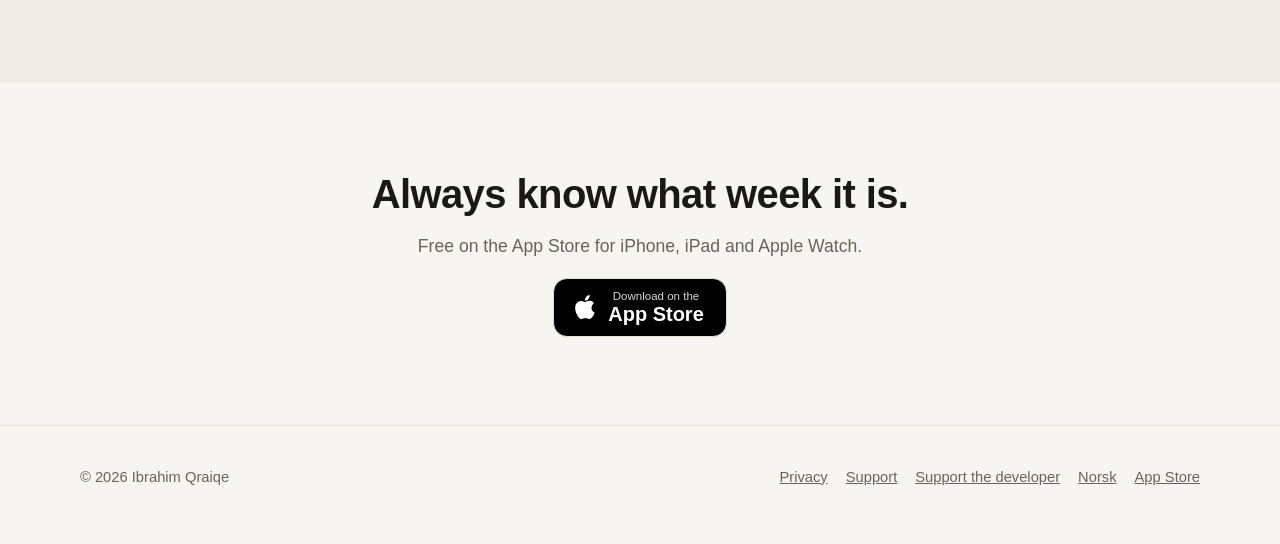
<file: en/index.html>
<!doctype html>
<html lang="en" dir="ltr">
<head>
<meta charset="utf-8">
<meta name="viewport" content="width=device-width, initial-scale=1">
<script>document.documentElement.className += " js";</script>
<title>What week is it? Week number today – Ukenummer for iPhone and Apple Watch</title>
<meta name="description" content="See the current week number at a glance. Ukenummer shows the ISO 8601 week number on the app icon, on the Home and Lock Screen, in Control Center and on Apple Watch, with Norwegian public holidays. Free, no data collected.">
<meta property="og:title" content="What week is it? – Ukenummer">
<meta property="og:description" content="The week number on your app icon, in widgets, in Control Center and on Apple Watch. With Norwegian public holidays. Free, no data collected.">
<meta property="og:url" content="https://ukenummer.qraiqe.no/en/">
<meta property="og:type" content="website">
<meta property="og:locale" content="en_GB">
<meta property="og:locale:alternate" content="nb_NO">
<meta property="og:image" content="https://ukenummer.qraiqe.no/assets/og.png">
<meta property="og:image:width" content="1200">
<meta property="og:image:height" content="630">
<meta property="og:image:alt" content="Ukenummer: a calendar page with the word UKE and the week number, next to the app's widgets.">
<meta property="og:site_name" content="Ukenummer">
<meta name="twitter:card" content="summary_large_image">
<meta name="twitter:title" content="What week is it? – Ukenummer">
<meta name="twitter:description" content="The week number on your app icon, in widgets, in Control Center and on Apple Watch. Free, no data collected.">
<meta name="twitter:image" content="https://ukenummer.qraiqe.no/assets/og.png">
<meta name="apple-itunes-app" content="app-id=668805988">
<meta name="theme-color" content="#b51a00">
<link rel="canonical" href="https://ukenummer.qraiqe.no/en/">
<link rel="alternate" hreflang="nb" href="https://ukenummer.qraiqe.no/">
<link rel="alternate" hreflang="en" href="https://ukenummer.qraiqe.no/en/">
<link rel="alternate" hreflang="x-default" href="https://ukenummer.qraiqe.no/">
<link rel="icon" type="image/png" href="/assets/favicon.png">
<link rel="apple-touch-icon" href="/assets/apple-touch-icon.png">
<link rel="stylesheet" href="/styles.css">
<script type="application/ld+json">
{
  "@context": "https://schema.org",
  "@type": "MobileApplication",
  "name": "Ukenummer",
  "operatingSystem": "iOS 18.0 or later, watchOS 10.0 or later",
  "applicationCategory": "ProductivityApplication",
  "offers": { "@type": "Offer", "price": "0", "priceCurrency": "NOK" },
  "inLanguage": ["nb", "en"],
  "description": "Ukenummer shows the ISO 8601 week number on the app icon, in Home and Lock Screen widgets, in Control Center and on Apple Watch, with Norwegian public holidays and the history of each day.",
  "url": "https://ukenummer.qraiqe.no/en/",
  "image": "https://ukenummer.qraiqe.no/assets/app-icon.png",
  "installUrl": "https://apps.apple.com/app/id668805988",
  "downloadUrl": "https://apps.apple.com/app/id668805988",
  "author": { "@type": "Person", "name": "Ibrahim Qraiqe", "url": "https://ibrahim.qraiqe.no/" }
}
</script>
</head>
<body>
<a class="sr-only" href="#main">Skip to content</a>

<header class="site-header">
  <div class="container">
    <a class="wordmark" href="/en/"><img src="/assets/app-icon.png" width="30" height="30" alt="" aria-hidden="true">Ukenummer</a>
    <button class="nav-toggle" aria-expanded="false" aria-controls="site-nav" aria-label="Menu">☰</button>
    <nav class="site-nav" id="site-nav" aria-label="Primary">
      <a href="#features">Features</a>
      <a href="#widgets">Widgets</a>
      <a href="#apple-watch">Apple Watch</a>
      <a href="#holidays">Holidays</a>
      <a href="/support/#en">Support</a>
      <a class="lang" href="/" lang="nb" hreflang="nb">Norsk</a>
    </nav>
  </div>
</header>

<main id="main">

<section class="hero">
  <div class="container">
    <div class="hero-copy">
      <span class="eyebrow">For iPhone, iPad and Apple Watch</span>
      <h1>What week is it?</h1>
      <p class="lead">Ukenummer answers before you ask: on the app icon, on your Home Screen and Lock Screen, in Control Center and on Apple Watch. With Norwegian public holidays and the history behind every day.</p>
      <div class="actions">
        <a class="btn-appstore" href="https://apps.apple.com/app/id668805988">
          <svg viewBox="0 0 24 24" aria-hidden="true" focusable="false" fill="currentColor"><path d="M16.365 1.43c0 1.14-.493 2.27-1.177 3.08-.744.9-1.99 1.57-2.987 1.57-.12 0-.23-.02-.3-.03-.01-.06-.04-.22-.04-.39 0-1.15.572-2.27 1.206-2.98.804-.94 2.142-1.64 3.248-1.68.03.13.05.28.05.43zm4.565 15.71c-.03.07-.463 1.58-1.518 3.12-.945 1.34-1.94 2.71-3.43 2.71-1.517 0-1.9-.88-3.63-.88-1.698 0-2.302.91-3.67.91-1.377 0-2.332-1.26-3.428-2.8-1.287-1.82-2.323-4.63-2.323-7.28 0-4.28 2.797-6.55 5.552-6.55 1.448 0 2.675.95 3.6.95.865 0 2.222-1.01 3.902-1.01.613 0 2.886.06 4.374 2.19-.13.09-2.383 1.37-2.383 4.19 0 3.26 2.854 4.42 2.955 4.45z"/></svg>
          <span><small>Download on the</small><strong>App Store</strong></span>
        </a>
        <a class="btn-ghost" href="#features">See what it does</a>
      </div>
      <p class="meta">Free · Norwegian &amp; English · No account · No ads · No data collected</p>
    </div>
    <div class="week-card" role="group" aria-labelledby="week-card-title">
      <h2 id="week-card-title" class="sr-only">The week number right now</h2>
      <div class="label" aria-hidden="true">WEEK</div>
      <div class="number" data-week-number data-week-label aria-live="polite">–</div>
      <div class="range" data-week-range></div>
      <div class="days" data-week-days aria-hidden="true"></div>
      <div class="progress" data-week-progress data-live hidden></div>
      <noscript><p>Turn on JavaScript to see today's week number.</p></noscript>
    </div>
  </div>
</section>

<section id="features" class="section section-alt">
  <div class="container">
    <div class="section-head reveal">
      <span class="kicker">Inside the app</span>
      <h2>The week, the holidays and the history – in one place.</h2>
      <p>Ukenummer was rebuilt from the ground up with one goal: that you always know what week it is.</p>
    </div>

    <div class="feature-row reveal">
      <div class="text">
        <span class="kicker">Week</span>
        <h3>A big week number, every day in view</h3>
        <p>See the week's dates, which day of the week it is and how long until the next public holiday.</p>
        <ul class="ticks">
          <li>Step between weeks, or jump to any date and see its week number</li>
          <li>ISO 8601 week numbers – right around New Year and in week 53 too</li>
          <li>The week number on the app icon, updated every Monday</li>
        </ul>
      </div>
      <div class="media"><div class="phone"><img src="/assets/shots/en-week.webp" width="600" height="1304" loading="lazy" alt="Week tab: a large week number 40, the dates 28 September to 4 October, the days of the week and a countdown to Christmas Day."></div></div>
    </div>

    <div class="feature-row reveal">
      <div class="text">
        <span class="kicker">Holidays</span>
        <h3>Every Norwegian public holiday, for any year</h3>
        <p>Calculated on your phone, so they work offline. Each holiday shows its week number and how long is left.</p>
        <ul class="ticks">
          <li>Easter, Pentecost and Ascension Day are worked out automatically</li>
          <li>Add a holiday to your calendar with one tap</li>
        </ul>
      </div>
      <div class="media"><div class="phone"><img src="/assets/shots/en-holidays.webp" width="600" height="1304" loading="lazy" alt="Holidays 2026 grouped by month, with week numbers and an add-to-calendar button."></div></div>
    </div>

    <div class="feature-row reveal">
      <div class="text">
        <span class="kicker">History</span>
        <h3>On this day</h3>
        <p>Events, births and deaths from history for every day of the year, from Wikipedia.</p>
        <ul class="ticks">
          <li>Tap a day of the week to see its history</li>
          <li>Read more on Wikipedia or share it</li>
        </ul>
      </div>
      <div class="media"><div class="phone"><img src="/assets/shots/en-history.webp" width="600" height="1304" loading="lazy" alt="History tab for 20 July 2026 with events from Wikipedia and the categories Selected, Events, Births and Deaths."></div></div>
    </div>
  </div>
</section>

<section id="widgets" class="section">
  <div class="container">
    <div class="section-head reveal">
      <span class="kicker">Widgets</span>
      <h2>The week number where you look.</h2>
      <p>Widgets for the Home Screen, Lock Screen and StandBy – and a control in Control Center. Everything is calculated on your phone and refreshes at midnight.</p>
    </div>
    <div class="widget-grid reveal">
      <figure class="widget small">
        <img class="picture-light" src="/assets/widgets/en-small-light.webp" width="340" height="340" loading="lazy" alt="Small widget: WEEK 20, 11–17 May, and the days of the week as dots.">
        <img class="picture-dark" src="/assets/widgets/en-small-dark.webp" width="340" height="340" loading="lazy" alt="Small widget in dark mode: WEEK 20, 11–17 May.">
        <figcaption>Small: the week number and its days</figcaption>
      </figure>
      <figure class="widget medium">
        <img class="picture-light" src="/assets/widgets/en-medium-light.webp" width="728" height="340" loading="lazy" alt="Medium widget: WEEK 20 and the next holiday, Ascension Day, tomorrow.">
        <img class="picture-dark" src="/assets/widgets/en-medium-dark.webp" width="728" height="340" loading="lazy" alt="Medium widget in dark mode: WEEK 20 and the next holiday.">
        <figcaption>Medium: the week and the next holiday</figcaption>
      </figure>
      <figure class="widget large">
        <img class="picture-light" src="/assets/widgets/en-large-light.webp" width="728" height="764" loading="lazy" alt="Large widget: a May 2026 calendar with week numbers down the left edge and holidays in red.">
        <img class="picture-dark" src="/assets/widgets/en-large-dark.webp" width="728" height="764" loading="lazy" alt="Large widget in dark mode: a May 2026 calendar with week numbers.">
        <figcaption>Large: the month with week numbers</figcaption>
      </figure>
      <figure class="widget lock">
        <div class="lock-bg">
          <img src="/assets/widgets/en-lock-circular.webp" width="152" height="152" loading="lazy" alt="Circular Lock Screen widget showing week 20.">
          <img src="/assets/widgets/en-lock-rectangular.webp" width="344" height="152" loading="lazy" alt="Rectangular Lock Screen widget: WEEK 20, Ascension Day, tomorrow.">
        </div>
        <figcaption>Lock Screen</figcaption>
      </figure>
      <figure class="widget control">
        <div class="control-tile">
          <div class="knob" aria-hidden="true"><svg viewBox="0 0 24 24" fill="none" stroke="#fff" stroke-width="2" stroke-linecap="round" stroke-linejoin="round"><rect x="3" y="4.5" width="18" height="16" rx="3"/><path d="M3 9.5h18M8 2.5v4M16 2.5v4"/></svg></div>
          <div><strong>Week 20</strong><span>Control Center</span></div>
        </div>
        <figcaption>A control in Control Center</figcaption>
      </figure>
    </div>
  </div>
</section>

<section id="apple-watch" class="section section-alt">
  <div class="container">
    <div class="section-head reveal">
      <span class="kicker">Apple Watch</span>
      <h2>One glance at your wrist.</h2>
      <p>A watch app of its own and complications for your watch face. Turn the Digital Crown to step between weeks.</p>
    </div>
    <div class="watch-row reveal">
      <div class="watch"><img src="/assets/watch/en-0.webp" width="416" height="496" loading="lazy" alt="Apple Watch: WEEK 40, 28 Sep – 4 Oct."></div>
      <div class="watch"><img src="/assets/watch/en-1.webp" width="416" height="496" loading="lazy" alt="Apple Watch: the next holiday is Christmas Day, Friday 25 December."></div>
      <div class="watch"><img src="/assets/watch/en-2.webp" width="416" height="496" loading="lazy" alt="Apple Watch: Week 40, turn the crown to step between weeks."></div>
    </div>
    <p class="watch-note">Requires watchOS 10 or later (Apple Watch Series 4 and later).</p>
  </div>
</section>

<section id="holidays" class="section">
  <div class="container">
    <div class="section-head reveal">
      <span class="kicker">Holidays</span>
      <h2>Norwegian public holidays with week numbers</h2>
      <p>The twelve official public holidays, with week numbers and how long is left – the same data as in the app.</p>
    </div>
    <div class="reveal">
      <div class="holiday-tools">
        <button type="button" data-year-prev aria-label="Previous year">‹</button>
        <strong data-holiday-year>2026</strong>
        <button type="button" data-year-next aria-label="Next year">›</button>
      </div>
      <table class="holidays">
        <caption class="sr-only">Norwegian public holidays</caption>
        <thead><tr><th scope="col">Holiday</th><th scope="col">Date</th><th scope="col">Week</th><th scope="col">When</th></tr></thead>
        <tbody data-holidays>
          <tr><th scope="row">New Year&#39;s Day</th><td>Thursday 1 January</td><td class="week">week 1</td><td class="when"></td></tr>
          <tr><th scope="row">Maundy Thursday</th><td>Thursday 2 April</td><td class="week">week 14</td><td class="when"></td></tr>
          <tr><th scope="row">Good Friday</th><td>Friday 3 April</td><td class="week">week 14</td><td class="when"></td></tr>
          <tr><th scope="row">Easter Sunday</th><td>Sunday 5 April</td><td class="week">week 14</td><td class="when"></td></tr>
          <tr><th scope="row">Easter Monday</th><td>Monday 6 April</td><td class="week">week 15</td><td class="when"></td></tr>
          <tr><th scope="row">Labour Day</th><td>Friday 1 May</td><td class="week">week 18</td><td class="when"></td></tr>
          <tr><th scope="row">Ascension Day</th><td>Thursday 14 May</td><td class="week">week 20</td><td class="when"></td></tr>
          <tr><th scope="row">Constitution Day</th><td>Sunday 17 May</td><td class="week">week 20</td><td class="when"></td></tr>
          <tr><th scope="row">Whit Sunday</th><td>Sunday 24 May</td><td class="week">week 21</td><td class="when"></td></tr>
          <tr><th scope="row">Whit Monday</th><td>Monday 25 May</td><td class="week">week 22</td><td class="when"></td></tr>
          <tr><th scope="row">Christmas Day</th><td>Friday 25 December</td><td class="week">week 52</td><td class="when"></td></tr>
          <tr><th scope="row">Boxing Day</th><td>Saturday 26 December</td><td class="week">week 52</td><td class="when"></td></tr>
        </tbody>
      </table>
    </div>
  </div>
</section>

<section id="faq" class="section section-alt">
  <div class="container">
    <div class="section-head reveal">
      <span class="kicker">Questions</span>
      <h2>Good to know</h2>
    </div>
    <div class="faq reveal">
      <details>
        <summary>Which week numbering does Norway use?</summary>
        <p>Norway uses ISO 8601: weeks start on Monday, and week 1 is the week that contains the year's first Thursday. Some years therefore have 53 weeks, and the first days of January can belong to week 52 or 53 of the year before. Ukenummer always follows this standard, whatever region your phone is set to.</p>
      </details>
      <details>
        <summary>How do I get the week number on the app icon?</summary>
        <p>Turn on "Week Number on App Icon" in the app. It only asks for permission to show badges – no alerts or sounds – and updates the week number every Monday, even when the app isn't open.</p>
      </details>
      <details>
        <summary>Does it cost anything?</summary>
        <p>No. Ukenummer is free, with no ads, no account and no tracking. If you'd like to support development, you can leave an optional tip in the app under Settings → Support the developer (version 3.2 or later), or <a href="https://buy.stripe.com/fZudR8gK40CN3OwgpRdnW04" rel="noopener">by card on the web</a>. Tips unlock nothing – every feature is and stays free.</p>
      </details>
      <details>
        <summary>Which devices are supported?</summary>
        <p>iPhone and iPad with iOS 18 or later, and Apple Watch with watchOS 10 or later.</p>
      </details>
      <details>
        <summary>Does the app collect data?</summary>
        <p>No. Everything is calculated on your device. The only network request fetches history from Wikipedia. Read more in the <a href="/privacy/#en">privacy policy</a>.</p>
      </details>
    </div>
  </div>
</section>

<section class="section cta">
  <div class="container reveal">
    <h2>Always know what week it is.</h2>
    <p class="section-lead">Free on the App Store for iPhone, iPad and Apple Watch.</p>
    <div class="actions">
      <a class="btn-appstore" href="https://apps.apple.com/app/id668805988">
        <svg viewBox="0 0 24 24" aria-hidden="true" focusable="false" fill="currentColor"><path d="M16.365 1.43c0 1.14-.493 2.27-1.177 3.08-.744.9-1.99 1.57-2.987 1.57-.12 0-.23-.02-.3-.03-.01-.06-.04-.22-.04-.39 0-1.15.572-2.27 1.206-2.98.804-.94 2.142-1.64 3.248-1.68.03.13.05.28.05.43zm4.565 15.71c-.03.07-.463 1.58-1.518 3.12-.945 1.34-1.94 2.71-3.43 2.71-1.517 0-1.9-.88-3.63-.88-1.698 0-2.302.91-3.67.91-1.377 0-2.332-1.26-3.428-2.8-1.287-1.82-2.323-4.63-2.323-7.28 0-4.28 2.797-6.55 5.552-6.55 1.448 0 2.675.95 3.6.95.865 0 2.222-1.01 3.902-1.01.613 0 2.886.06 4.374 2.19-.13.09-2.383 1.37-2.383 4.19 0 3.26 2.854 4.42 2.955 4.45z"/></svg>
        <span><small>Download on the</small><strong>App Store</strong></span>
      </a>
    </div>
  </div>
</section>

</main>

<footer class="site-footer">
  <div class="container">
    <span>© 2026 Ibrahim Qraiqe</span>
    <nav aria-label="Footer">
      <a href="/privacy/#en">Privacy</a>
      <a href="/support/#en">Support</a>
      <a href="/support/#tip">Support the developer</a>
      <a href="/" lang="nb" hreflang="nb">Norsk</a>
      <a href="https://apps.apple.com/app/id668805988">App Store</a>
    </nav>
  </div>
</footer>

<script src="/main.js" defer></script>
</body>
</html>
</file>
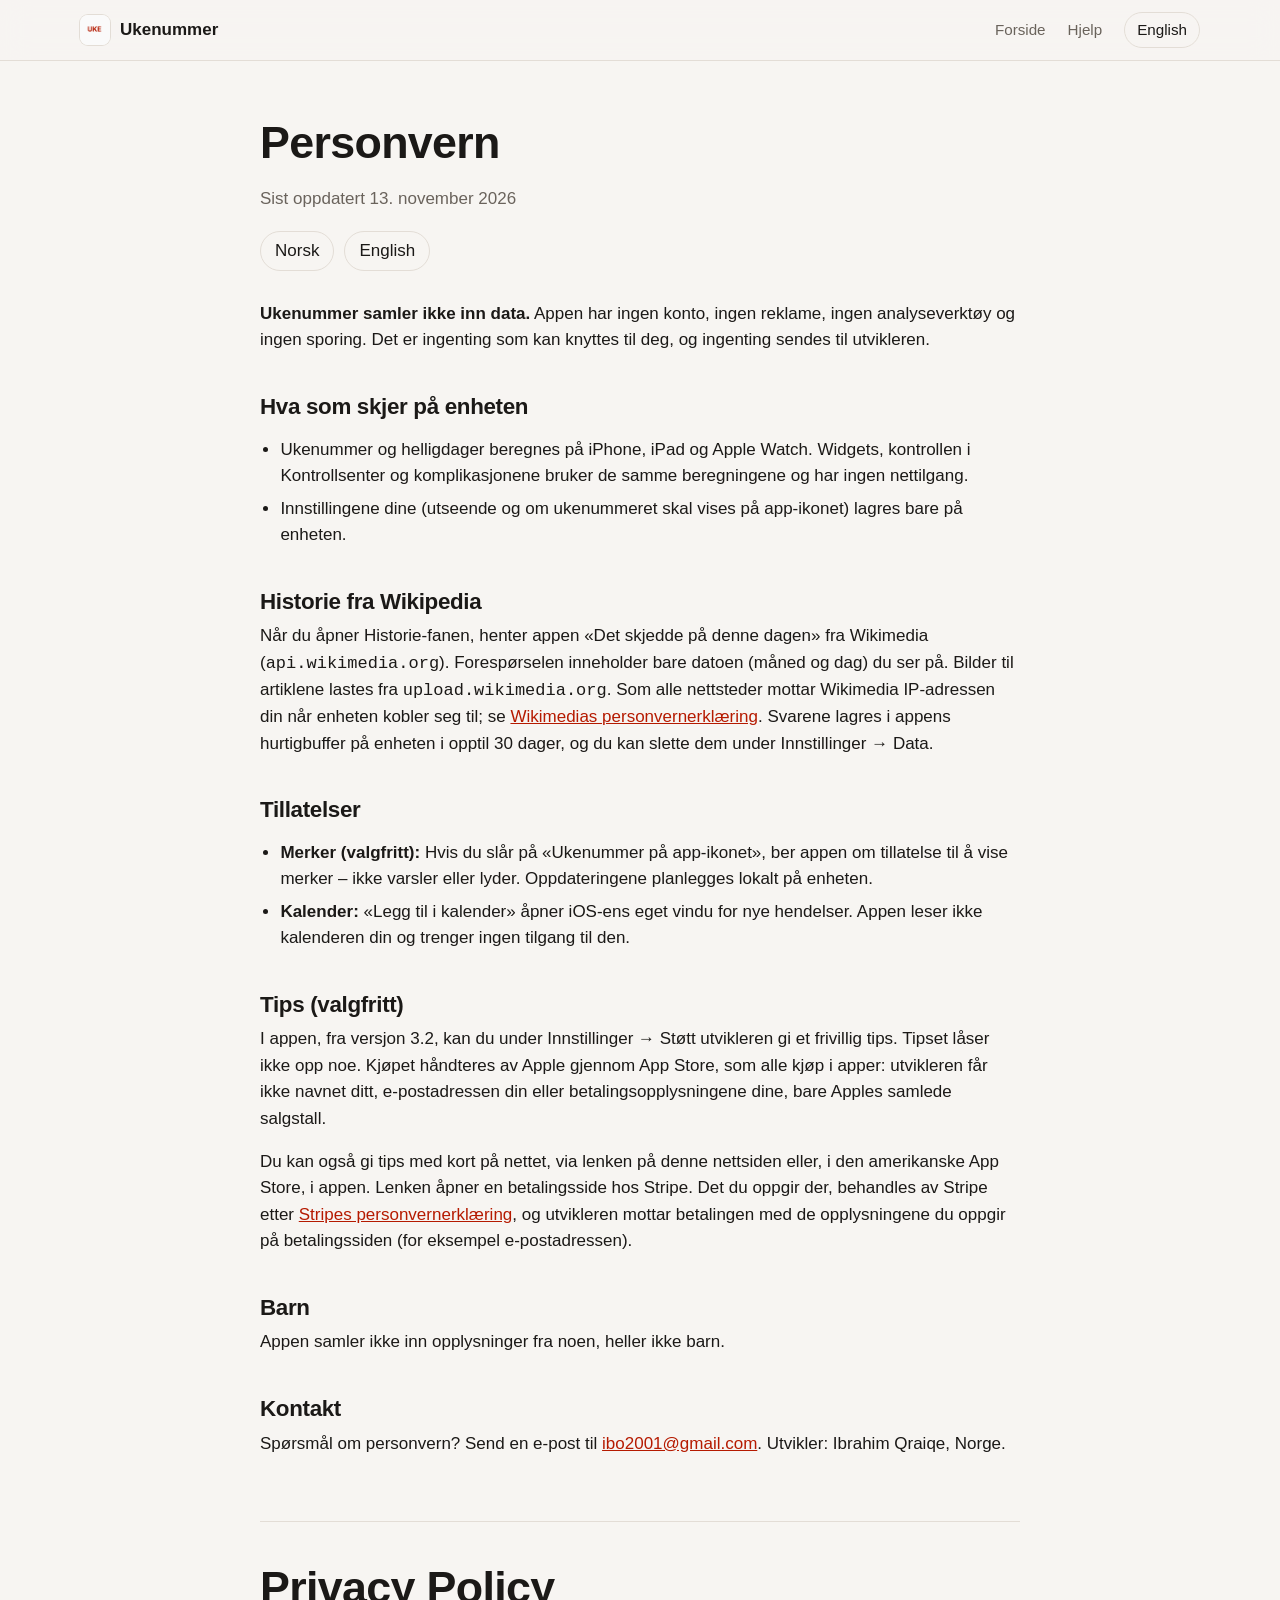
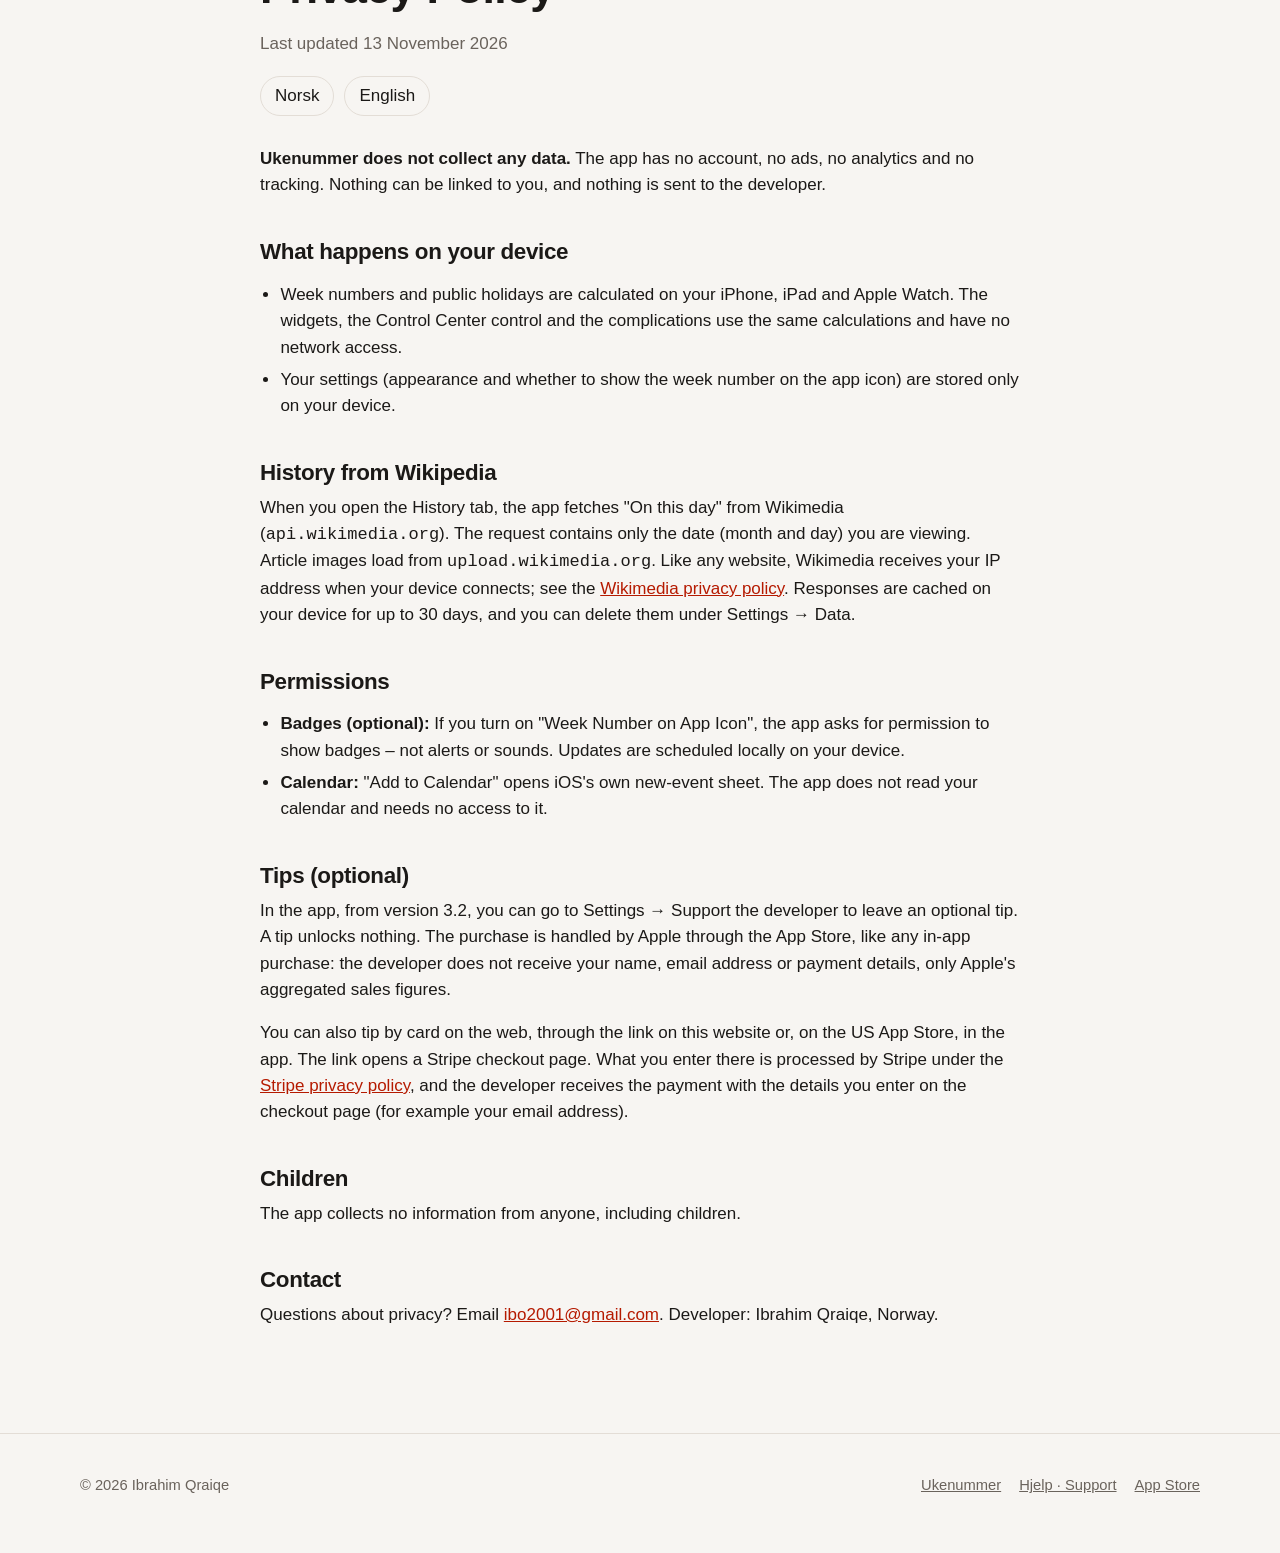
<file: privacy/index.html>
<!doctype html>
<html lang="nb" dir="ltr">
<head>
<meta charset="utf-8">
<meta name="viewport" content="width=device-width, initial-scale=1">
<script>document.documentElement.className += " js";</script>
<title>Personvern – Ukenummer · Privacy Policy</title>
<meta name="description" content="Personvernerklæring for Ukenummer: appen samler ikke inn data. Privacy policy for Ukenummer: the app collects no data.">
<meta name="theme-color" content="#b51a00">
<link rel="canonical" href="https://ukenummer.qraiqe.no/privacy/">
<link rel="icon" type="image/png" href="/assets/favicon.png">
<link rel="apple-touch-icon" href="/assets/apple-touch-icon.png">
<link rel="stylesheet" href="/styles.css">
</head>
<body>
<a class="sr-only" href="#main">Hopp til innholdet</a>

<header class="site-header">
  <div class="container">
    <a class="wordmark" href="/"><img src="/assets/app-icon.png" width="30" height="30" alt="" aria-hidden="true">Ukenummer</a>
    <button class="nav-toggle" aria-expanded="false" aria-controls="site-nav" aria-label="Meny">☰</button>
    <nav class="site-nav" id="site-nav" aria-label="Hovedmeny">
      <a href="/">Forside</a>
      <a href="/support/">Hjelp</a>
      <a class="lang" href="#en" lang="en" hreflang="en">English</a>
    </nav>
  </div>
</header>

<main id="main" class="doc">
  <div class="container">

    <section id="nb" lang="nb">
      <h1>Personvern</h1>
      <p class="updated">Sist oppdatert 13. november 2026</p>
      <div class="lang-switch"><a href="#nb">Norsk</a><a href="#en" lang="en">English</a></div>

      <p><strong>Ukenummer samler ikke inn data.</strong> Appen har ingen konto, ingen reklame, ingen analyseverktøy og ingen sporing. Det er ingenting som kan knyttes til deg, og ingenting sendes til utvikleren.</p>

      <h2>Hva som skjer på enheten</h2>
      <ul>
        <li>Ukenummer og helligdager beregnes på iPhone, iPad og Apple Watch. Widgets, kontrollen i Kontrollsenter og komplikasjonene bruker de samme beregningene og har ingen nettilgang.</li>
        <li>Innstillingene dine (utseende og om ukenummeret skal vises på app-ikonet) lagres bare på enheten.</li>
      </ul>

      <h2>Historie fra Wikipedia</h2>
      <p>Når du åpner Historie-fanen, henter appen «Det skjedde på denne dagen» fra Wikimedia (<code>api.wikimedia.org</code>). Forespørselen inneholder bare datoen (måned og dag) du ser på. Bilder til artiklene lastes fra <code>upload.wikimedia.org</code>. Som alle nettsteder mottar Wikimedia IP-adressen din når enheten kobler seg til; se <a href="https://foundation.wikimedia.org/wiki/Policy:Privacy_policy">Wikimedias personvernerklæring</a>. Svarene lagres i appens hurtigbuffer på enheten i opptil 30 dager, og du kan slette dem under Innstillinger → Data.</p>

      <h2>Tillatelser</h2>
      <ul>
        <li><strong>Merker (valgfritt):</strong> Hvis du slår på «Ukenummer på app-ikonet», ber appen om tillatelse til å vise merker – ikke varsler eller lyder. Oppdateringene planlegges lokalt på enheten.</li>
        <li><strong>Kalender:</strong> «Legg til i kalender» åpner iOS-ens eget vindu for nye hendelser. Appen leser ikke kalenderen din og trenger ingen tilgang til den.</li>
      </ul>

      <h2>Tips (valgfritt)</h2>
      <p>I appen, fra versjon 3.2, kan du under Innstillinger → Støtt utvikleren gi et frivillig tips. Tipset låser ikke opp noe. Kjøpet håndteres av Apple gjennom App Store, som alle kjøp i apper: utvikleren får ikke navnet ditt, e-postadressen din eller betalingsopplysningene dine, bare Apples samlede salgstall.</p>
      <p>Du kan også gi tips med kort på nettet, via lenken på denne nettsiden eller, i den amerikanske App Store, i appen. Lenken åpner en betalingsside hos Stripe. Det du oppgir der, behandles av Stripe etter <a href="https://stripe.com/privacy" rel="noopener">Stripes personvernerklæring</a>, og utvikleren mottar betalingen med de opplysningene du oppgir på betalingssiden (for eksempel e-postadressen).</p>

      <h2>Barn</h2>
      <p>Appen samler ikke inn opplysninger fra noen, heller ikke barn.</p>

      <h2>Kontakt</h2>
      <p>Spørsmål om personvern? Send en e-post til <a href="mailto:ibo2001@gmail.com">ibo2001@gmail.com</a>. Utvikler: Ibrahim Qraiqe, Norge.</p>
    </section>

    <section id="en" lang="en">
      <h1>Privacy Policy</h1>
      <p class="updated">Last updated 13 November 2026</p>
      <div class="lang-switch"><a href="#nb" lang="nb">Norsk</a><a href="#en">English</a></div>

      <p><strong>Ukenummer does not collect any data.</strong> The app has no account, no ads, no analytics and no tracking. Nothing can be linked to you, and nothing is sent to the developer.</p>

      <h2>What happens on your device</h2>
      <ul>
        <li>Week numbers and public holidays are calculated on your iPhone, iPad and Apple Watch. The widgets, the Control Center control and the complications use the same calculations and have no network access.</li>
        <li>Your settings (appearance and whether to show the week number on the app icon) are stored only on your device.</li>
      </ul>

      <h2>History from Wikipedia</h2>
      <p>When you open the History tab, the app fetches "On this day" from Wikimedia (<code>api.wikimedia.org</code>). The request contains only the date (month and day) you are viewing. Article images load from <code>upload.wikimedia.org</code>. Like any website, Wikimedia receives your IP address when your device connects; see the <a href="https://foundation.wikimedia.org/wiki/Policy:Privacy_policy">Wikimedia privacy policy</a>. Responses are cached on your device for up to 30 days, and you can delete them under Settings → Data.</p>

      <h2>Permissions</h2>
      <ul>
        <li><strong>Badges (optional):</strong> If you turn on "Week Number on App Icon", the app asks for permission to show badges – not alerts or sounds. Updates are scheduled locally on your device.</li>
        <li><strong>Calendar:</strong> "Add to Calendar" opens iOS's own new-event sheet. The app does not read your calendar and needs no access to it.</li>
      </ul>

      <h2>Tips (optional)</h2>
      <p>In the app, from version 3.2, you can go to Settings → Support the developer to leave an optional tip. A tip unlocks nothing. The purchase is handled by Apple through the App Store, like any in-app purchase: the developer does not receive your name, email address or payment details, only Apple's aggregated sales figures.</p>
      <p>You can also tip by card on the web, through the link on this website or, on the US App Store, in the app. The link opens a Stripe checkout page. What you enter there is processed by Stripe under the <a href="https://stripe.com/privacy" rel="noopener">Stripe privacy policy</a>, and the developer receives the payment with the details you enter on the checkout page (for example your email address).</p>

      <h2>Children</h2>
      <p>The app collects no information from anyone, including children.</p>

      <h2>Contact</h2>
      <p>Questions about privacy? Email <a href="mailto:ibo2001@gmail.com">ibo2001@gmail.com</a>. Developer: Ibrahim Qraiqe, Norway.</p>
    </section>

  </div>
</main>

<footer class="site-footer">
  <div class="container">
    <span>© 2026 Ibrahim Qraiqe</span>
    <nav aria-label="Bunntekst">
      <a href="/">Ukenummer</a>
      <a href="/support/">Hjelp · Support</a>
      <a href="https://apps.apple.com/app/id668805988">App Store</a>
    </nav>
  </div>
</footer>

<script src="/main.js" defer></script>
</body>
</html>
</file>
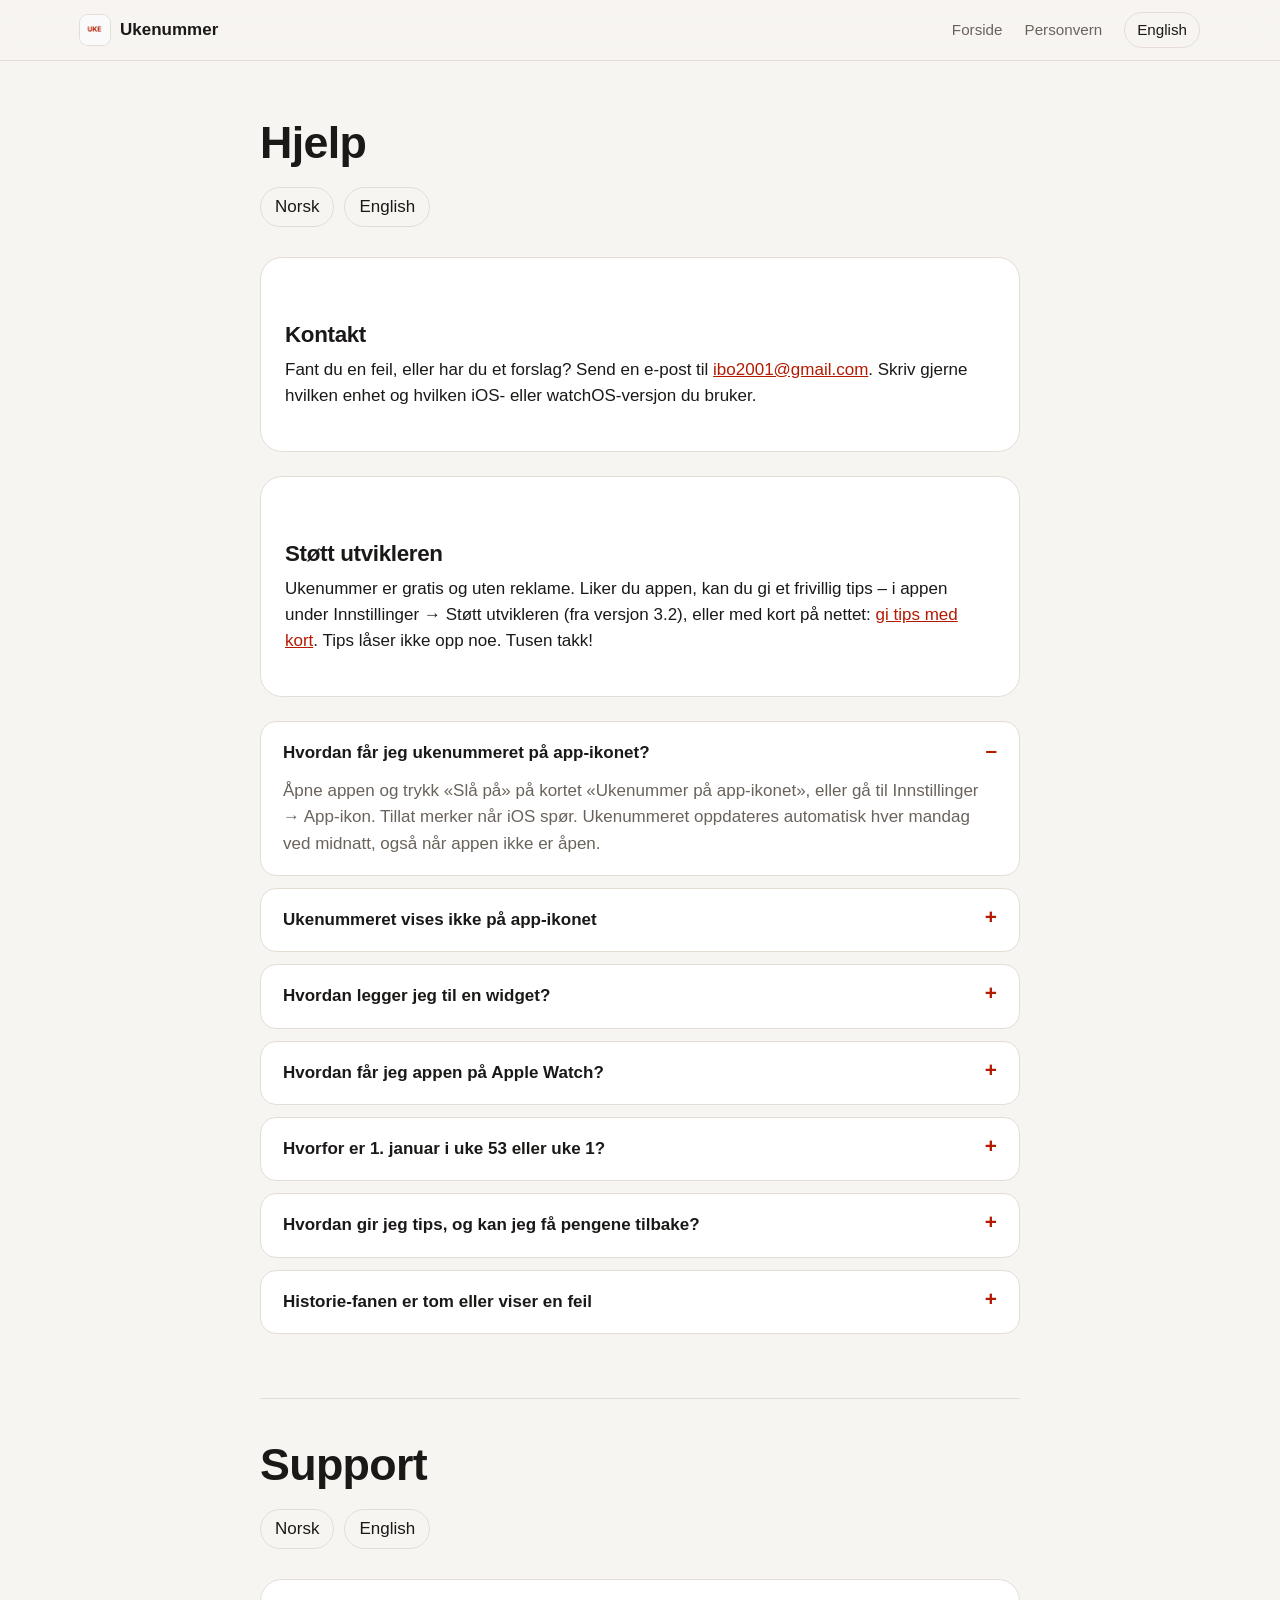
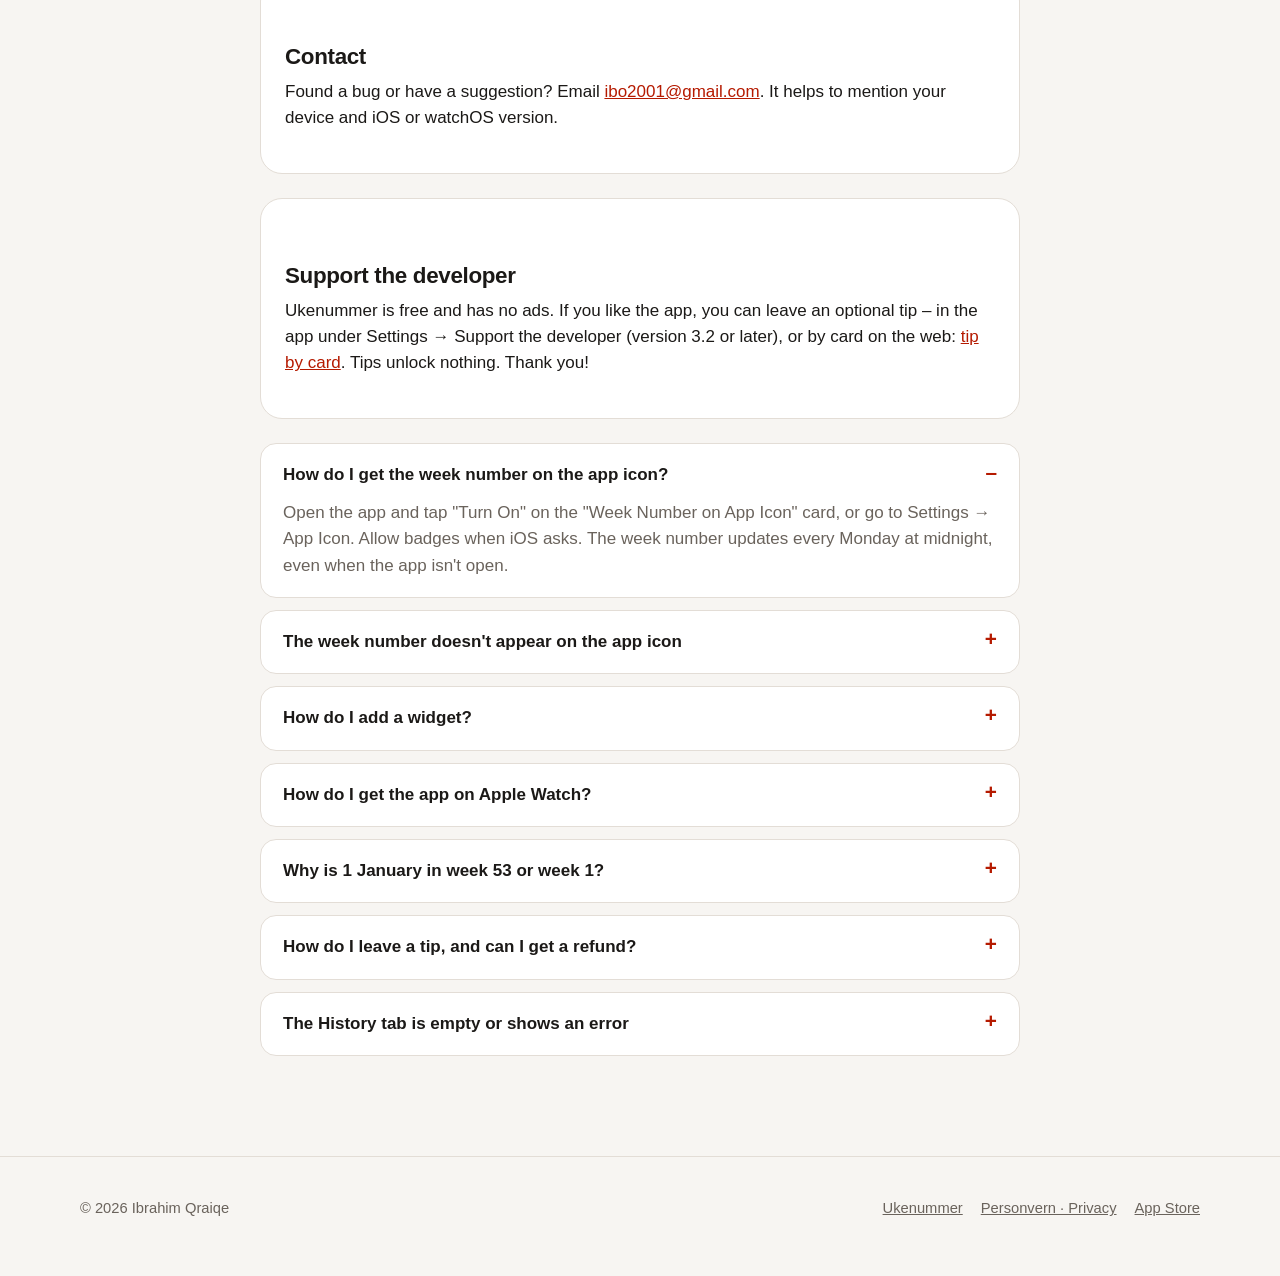
<file: support/index.html>
<!doctype html>
<html lang="nb" dir="ltr">
<head>
<meta charset="utf-8">
<meta name="viewport" content="width=device-width, initial-scale=1">
<script>document.documentElement.className += " js";</script>
<title>Hjelp – Ukenummer · Support</title>
<meta name="description" content="Hjelp og kontakt for Ukenummer: ukenummer på app-ikonet, widgets, Apple Watch og helligdager. Support and contact for Ukenummer.">
<meta name="theme-color" content="#b51a00">
<link rel="canonical" href="https://ukenummer.qraiqe.no/support/">
<link rel="icon" type="image/png" href="/assets/favicon.png">
<link rel="apple-touch-icon" href="/assets/apple-touch-icon.png">
<link rel="stylesheet" href="/styles.css">
</head>
<body>
<a class="sr-only" href="#main">Hopp til innholdet</a>

<header class="site-header">
  <div class="container">
    <a class="wordmark" href="/"><img src="/assets/app-icon.png" width="30" height="30" alt="" aria-hidden="true">Ukenummer</a>
    <button class="nav-toggle" aria-expanded="false" aria-controls="site-nav" aria-label="Meny">☰</button>
    <nav class="site-nav" id="site-nav" aria-label="Hovedmeny">
      <a href="/">Forside</a>
      <a href="/privacy/">Personvern</a>
      <a class="lang" href="#en" lang="en" hreflang="en">English</a>
    </nav>
  </div>
</header>

<main id="main" class="doc">
  <div class="container">

    <section id="nb" lang="nb">
      <h1>Hjelp</h1>
      <div class="lang-switch"><a href="#nb">Norsk</a><a href="#en" lang="en">English</a></div>

      <div class="contact-card">
        <h2>Kontakt</h2>
        <p>Fant du en feil, eller har du et forslag? Send en e-post til <a href="mailto:ibo2001@gmail.com?subject=Ukenummer">ibo2001@gmail.com</a>. Skriv gjerne hvilken enhet og hvilken iOS- eller watchOS-versjon du bruker.</p>
      </div>

      <div class="contact-card" id="stott">
        <h2>Støtt utvikleren</h2>
        <p>Ukenummer er gratis og uten reklame. Liker du appen, kan du gi et frivillig tips – i appen under Innstillinger → Støtt utvikleren (fra versjon 3.2), eller med kort på nettet: <a href="https://buy.stripe.com/fZudR8gK40CN3OwgpRdnW04" rel="noopener">gi tips med kort</a>. Tips låser ikke opp noe. Tusen takk!</p>
      </div>

      <div class="faq">
        <details open>
          <summary>Hvordan får jeg ukenummeret på app-ikonet?</summary>
          <p>Åpne appen og trykk «Slå på» på kortet «Ukenummer på app-ikonet», eller gå til Innstillinger → App-ikon. Tillat merker når iOS spør. Ukenummeret oppdateres automatisk hver mandag ved midnatt, også når appen ikke er åpen.</p>
        </details>
        <details>
          <summary>Ukenummeret vises ikke på app-ikonet</summary>
          <p>Sjekk at merker er slått på for Ukenummer under Innstillinger → Varslinger → Ukenummer → Merker. Åpne deretter appen én gang, så oppdateres merket.</p>
        </details>
        <details>
          <summary>Hvordan legger jeg til en widget?</summary>
          <p>Trykk og hold på Hjem-skjermen, trykk «Rediger» → «Legg til widget», og søk etter Ukenummer. Velg liten, middels eller stor. På låseskjermen: trykk og hold, velg «Tilpass» og legg til Ukenummer. Kontrollen finner du ved å redigere Kontrollsenter.</p>
        </details>
        <details>
          <summary>Hvordan får jeg appen på Apple Watch?</summary>
          <p>Åpne Watch-appen på iPhone, gå til «Tilgjengelige apper» og trykk «Installer» ved Ukenummer. Komplikasjonene legger du til ved å redigere en urskive. Apple Watch må ha watchOS 10 eller nyere.</p>
        </details>
        <details>
          <summary>Hvorfor er 1. januar i uke 53 eller uke 1?</summary>
          <p>Norge bruker ISO 8601: uke 1 er uken som inneholder årets første torsdag. Derfor kan de første dagene i januar tilhøre siste uke i året før, og noen år har 53 uker. Appen følger alltid denne standarden.</p>
        </details>
        <details>
          <summary>Hvordan gir jeg tips, og kan jeg få pengene tilbake?</summary>
          <p>Gå til Innstillinger → Støtt utvikleren i appen (fra versjon 3.2) og velg et beløp, eller gi tips med kort på nettet via lenken øverst på siden. Tips er frivillige og låser ikke opp noe – alle funksjoner er gratis. Tips gitt i appen betales gjennom Apple, så refusjon ber du om hos Apple på <a href="https://reportaproblem.apple.com" rel="noopener">reportaproblem.apple.com</a>. Gjelder det et tips gitt med kort på nettet, send en e-post til adressen øverst på siden.</p>
        </details>
        <details>
          <summary>Historie-fanen er tom eller viser en feil</summary>
          <p>Historien hentes fra Wikipedia og krever internett første gang du åpner en dato. Dra ned for å prøve på nytt. Datoer du har sett før, virker uten nett i 30 dager.</p>
        </details>
      </div>
    </section>

    <section id="en" lang="en">
      <h1>Support</h1>
      <div class="lang-switch"><a href="#nb" lang="nb">Norsk</a><a href="#en">English</a></div>

      <div class="contact-card">
        <h2>Contact</h2>
        <p>Found a bug or have a suggestion? Email <a href="mailto:ibo2001@gmail.com?subject=Ukenummer">ibo2001@gmail.com</a>. It helps to mention your device and iOS or watchOS version.</p>
      </div>

      <div class="contact-card" id="tip">
        <h2>Support the developer</h2>
        <p>Ukenummer is free and has no ads. If you like the app, you can leave an optional tip – in the app under Settings → Support the developer (version 3.2 or later), or by card on the web: <a href="https://buy.stripe.com/fZudR8gK40CN3OwgpRdnW04" rel="noopener">tip by card</a>. Tips unlock nothing. Thank you!</p>
      </div>

      <div class="faq">
        <details open>
          <summary>How do I get the week number on the app icon?</summary>
          <p>Open the app and tap "Turn On" on the "Week Number on App Icon" card, or go to Settings → App Icon. Allow badges when iOS asks. The week number updates every Monday at midnight, even when the app isn't open.</p>
        </details>
        <details>
          <summary>The week number doesn't appear on the app icon</summary>
          <p>Check that badges are on for Ukenummer in Settings → Notifications → Ukenummer → Badges. Then open the app once to refresh the badge.</p>
        </details>
        <details>
          <summary>How do I add a widget?</summary>
          <p>Touch and hold the Home Screen, tap Edit → Add Widget and search for Ukenummer. Choose small, medium or large. On the Lock Screen: touch and hold, choose Customize and add Ukenummer. You'll find the control when you edit Control Center.</p>
        </details>
        <details>
          <summary>How do I get the app on Apple Watch?</summary>
          <p>Open the Watch app on your iPhone, go to Available Apps and tap Install next to Ukenummer. Add the complications by editing a watch face. Your Apple Watch needs watchOS 10 or later.</p>
        </details>
        <details>
          <summary>Why is 1 January in week 53 or week 1?</summary>
          <p>Norway uses ISO 8601: week 1 is the week that contains the year's first Thursday. So the first days of January can belong to the last week of the previous year, and some years have 53 weeks. The app always follows this standard.</p>
        </details>
        <details>
          <summary>How do I leave a tip, and can I get a refund?</summary>
          <p>Go to Settings → Support the developer in the app (version 3.2 or later) and choose an amount, or tip by card on the web through the link at the top of this page. Tips are optional and unlock nothing – every feature is free. Tips in the app are paid through Apple, so request a refund from Apple at <a href="https://reportaproblem.apple.com" rel="noopener">reportaproblem.apple.com</a>. For a tip by card on the web, email the address at the top of this page.</p>
        </details>
        <details>
          <summary>The History tab is empty or shows an error</summary>
          <p>History comes from Wikipedia and needs internet the first time you open a date. Pull down to try again. Dates you've seen before work offline for 30 days.</p>
        </details>
      </div>
    </section>

  </div>
</main>

<footer class="site-footer">
  <div class="container">
    <span>© 2026 Ibrahim Qraiqe</span>
    <nav aria-label="Bunntekst">
      <a href="/">Ukenummer</a>
      <a href="/privacy/">Personvern · Privacy</a>
      <a href="https://apps.apple.com/app/id668805988">App Store</a>
    </nav>
  </div>
</footer>

<script src="/main.js" defer></script>
</body>
</html>
</file>
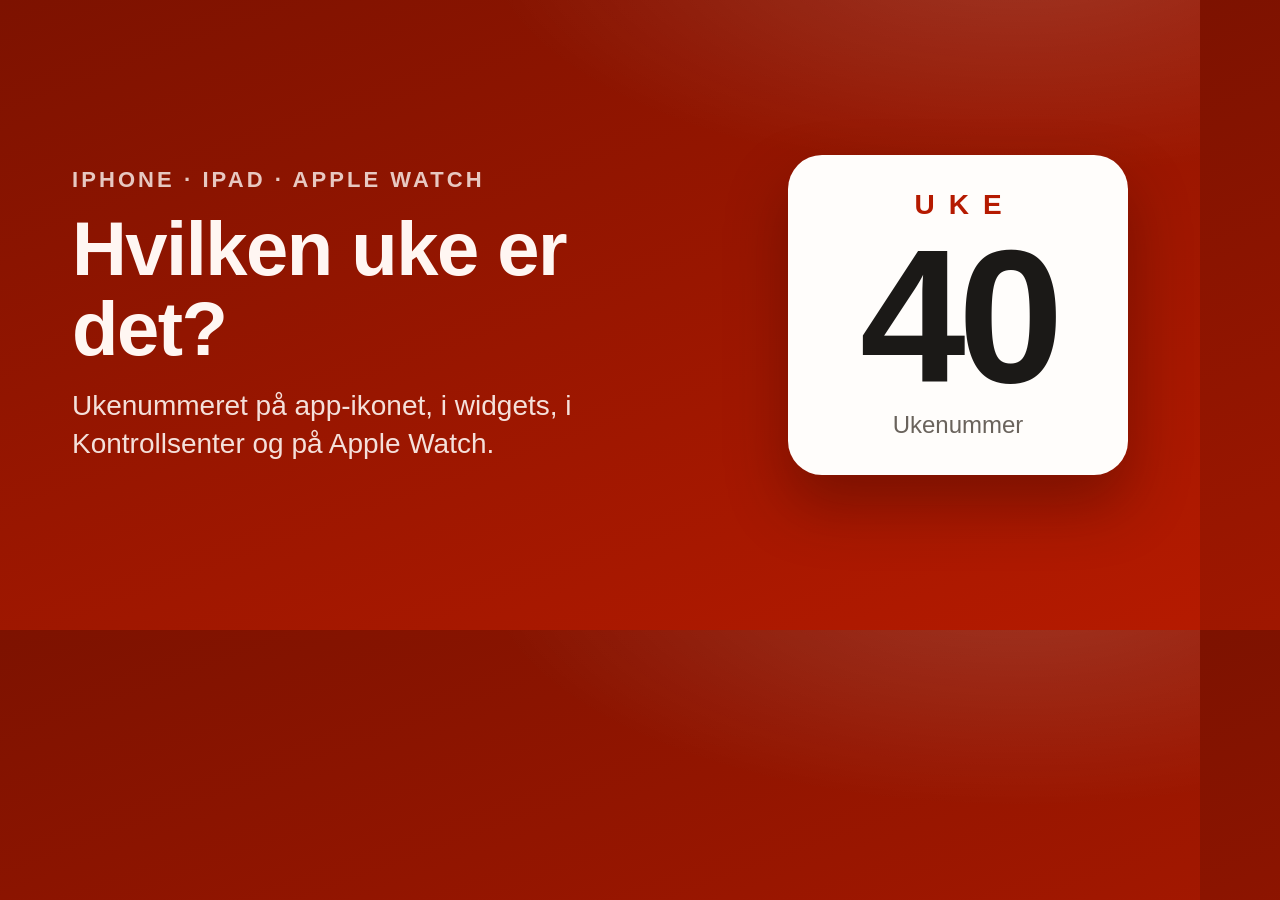
<file: scripts/og.html>
<!doctype html>
<html lang="nb">
<head>
<meta charset="utf-8">
<title>og</title>
<style>
  html, body { margin: 0; width: 1200px; height: 630px; overflow: hidden; }
  body {
    font-family: -apple-system, BlinkMacSystemFont, "SF Pro Display", sans-serif; color: #fff6f2;
    background: radial-gradient(900px 400px at 85% -10%, rgba(255,255,255,.15), transparent 60%), linear-gradient(160deg, #7d1200, #b51a00);
    display: flex; align-items: center; gap: 56px; padding: 0 72px; box-sizing: border-box;
  }
  .copy { flex: 1; }
  .eyebrow { font-size: 22px; font-weight: 700; letter-spacing: .14em; text-transform: uppercase; opacity: .8; }
  h1 { font-size: 76px; line-height: 1.05; margin: 16px 0 18px; letter-spacing: -.02em; }
  p { font-size: 28px; line-height: 1.35; margin: 0; opacity: .9; }
  .card {
    width: 340px; background: #fffdfb; color: #1b1917; border-radius: 34px; text-align: center; padding: 34px 0 36px;
    box-shadow: 0 30px 60px rgba(40,5,0,.35);
  }
  .card .label { font-weight: 800; letter-spacing: .5em; text-indent: .5em; color: #b51a00; font-size: 28px; }
  .card .num { font: 900 190px/1 ui-rounded, "SF Pro Rounded", sans-serif; letter-spacing: -.04em; }
  .card .sub { color: #6a635c; font-size: 24px; }
</style>
</head>
<body>
  <div class="copy">
    <div class="eyebrow">iPhone · iPad · Apple Watch</div>
    <h1>Hvilken uke er det?</h1>
    <p>Ukenummeret på app-ikonet, i widgets, i Kontrollsenter og på Apple Watch.</p>
  </div>
  <div class="card"><div class="label">UKE</div><div class="num">40</div><div class="sub">Ukenummer</div></div>
</body>
</html>
</file>
<file: styles.css>
/* Ukenummer site — shared design system. No dependencies, no external requests. */

:root {
  --bg: #f7f5f2;
  --surface: #ffffff;
  --surface-2: #efebe6;
  --border: #e3ddd6;
  --text: #1b1917;
  --text-2: #6a635c;
  --brand: #b51a00;
  --brand-ink: #ffffff;
  --brand-soft: #f6e3de;
  --hero-1: #7d1200;
  --hero-2: #b51a00;
  --radius: 22px;
  --maxw: 1120px;
  --shadow: 0 1px 2px rgba(40, 20, 10, .06), 0 12px 32px rgba(60, 25, 10, .09);
  --sans: -apple-system, BlinkMacSystemFont, "SF Pro Text", "Segoe UI", Roboto, Helvetica, Arial, sans-serif;
  --rounded: ui-rounded, "SF Pro Rounded", -apple-system, BlinkMacSystemFont, "Segoe UI", Roboto, sans-serif;
  color-scheme: light dark;
}

@media (prefers-color-scheme: dark) {
  :root {
    --bg: #121110;
    --surface: #1d1b19;
    --surface-2: #26231f;
    --border: #34302b;
    --text: #f3efea;
    --text-2: #a8a098;
    --brand: #ff6a4d;
    --brand-ink: #1b0600;
    --brand-soft: #3a1a12;
    --hero-1: #3a0a00;
    --hero-2: #7d1200;
    --shadow: 0 1px 2px rgba(0, 0, 0, .4), 0 12px 32px rgba(0, 0, 0, .35);
  }
}

*, *::before, *::after { box-sizing: border-box; }
html { -webkit-text-size-adjust: 100%; scroll-padding-top: 76px; }
body {
  margin: 0; background: var(--bg); color: var(--text);
  font: 17px/1.55 var(--sans); -webkit-font-smoothing: antialiased;
}
img { max-width: 100%; height: auto; display: block; }
a { color: var(--brand); }
h1, h2, h3 { line-height: 1.15; letter-spacing: -.015em; margin: 0 0 .4em; }
h2 { font-size: clamp(1.7rem, 3.4vw, 2.5rem); }
h3 { font-size: 1.25rem; }
p { margin: 0 0 1em; }
.container { width: min(100% - 32px, var(--maxw)); margin-inline: auto; }
.sr-only {
  position: absolute; width: 1px; height: 1px; padding: 0; margin: -1px; overflow: hidden;
  clip: rect(0 0 0 0); white-space: nowrap; border: 0;
}
.sr-only:focus { position: fixed; top: 8px; left: 8px; width: auto; height: auto; clip: auto; padding: 8px 14px;
  background: var(--surface); color: var(--text); z-index: 100; border-radius: 10px; }
:focus-visible { outline: 3px solid var(--brand); outline-offset: 3px; border-radius: 6px; }

/* Header */

.site-header {
  position: sticky; top: 0; z-index: 20;
  background: color-mix(in srgb, var(--bg) 82%, transparent);
  backdrop-filter: saturate(160%) blur(14px); -webkit-backdrop-filter: saturate(160%) blur(14px);
  border-bottom: 1px solid var(--border);
}
.site-header .container { display: flex; align-items: center; gap: 16px; min-height: 60px; }
.wordmark { display: inline-flex; align-items: center; gap: 10px; font-weight: 700; color: var(--text); text-decoration: none; margin-right: auto; }
.wordmark img { border-radius: 8px; box-shadow: 0 0 0 1px var(--border); }
.site-nav { display: flex; gap: 22px; align-items: center; }
.site-nav a { color: var(--text-2); text-decoration: none; font-size: .95rem; }
.site-nav a:hover { color: var(--text); }
.site-nav .lang { padding: 5px 12px; border: 1px solid var(--border); border-radius: 999px; color: var(--text); }
.nav-toggle { display: none; background: none; border: 0; font-size: 1.5rem; color: var(--text); min-width: 44px; min-height: 44px; cursor: pointer; }
@media (max-width: 800px) {
  .nav-toggle { display: block; }
  .site-nav { display: none; position: absolute; top: 60px; left: 0; right: 0; flex-direction: column; align-items: flex-start;
    gap: 0; padding: 8px 16px 16px; background: var(--bg); border-bottom: 1px solid var(--border); }
  .site-nav[data-open] { display: flex; }
  .site-nav a { padding: 10px 0; width: 100%; }
}

/* Buttons */

.btn-appstore {
  display: inline-flex; align-items: center; gap: 10px; padding: 11px 22px 11px 18px;
  background: #000; color: #fff; text-decoration: none; border-radius: 14px; line-height: 1.1;
  border: 1px solid rgba(255, 255, 255, .25); transition: transform .15s ease;
}
.btn-appstore:hover { transform: translateY(-1px); }
.btn-appstore small { display: block; font-size: .72rem; opacity: .85; }
.btn-appstore strong { display: block; font-size: 1.25rem; font-weight: 600; }
.btn-appstore svg { width: 26px; height: 26px; flex: none; }
.btn-ghost {
  display: inline-flex; align-items: center; padding: 12px 20px; border-radius: 14px; text-decoration: none;
  color: #fff; border: 1px solid rgba(255, 255, 255, .4);
}
.btn-ghost:hover { background: rgba(255, 255, 255, .1); }
.actions { display: flex; flex-wrap: wrap; gap: 12px; align-items: center; }

/* Hero */

.hero {
  position: relative; overflow: hidden; color: #fff6f2;
  background:
    radial-gradient(1200px 500px at 85% -10%, rgba(255, 255, 255, .14), transparent 60%),
    linear-gradient(160deg, var(--hero-1), var(--hero-2));
}
.hero .container { display: grid; grid-template-columns: 1.05fr .95fr; gap: 48px; align-items: center; padding: 72px 0 80px; }
.hero h1 { font-size: clamp(2.2rem, 5vw, 3.6rem); }
.hero .lead { font-size: 1.15rem; color: rgba(255, 246, 242, .88); max-width: 34em; }
.hero .meta { margin-top: 18px; font-size: .92rem; color: rgba(255, 246, 242, .75); }
.eyebrow { display: inline-block; font-size: .8rem; font-weight: 700; letter-spacing: .14em; text-transform: uppercase;
  color: rgba(255, 246, 242, .8); margin-bottom: 14px; }

/* The live week card — a Norwegian desk calendar page */
.week-card {
  justify-self: center; width: min(100%, 380px); text-align: center; color: #1b1917;
  background: #fffdfb; border-radius: 28px; padding: 26px 26px 30px;
  box-shadow: 0 30px 60px rgba(40, 5, 0, .35), 0 2px 0 rgba(0, 0, 0, .05);
  position: relative;
}
.week-card::before {
  content: ""; position: absolute; inset: 0 0 auto 0; height: 14px; border-radius: 28px 28px 0 0;
  background: repeating-linear-gradient(90deg, transparent 0 22px, rgba(0, 0, 0, .10) 22px 26px);
}
.week-card .label { font-weight: 800; letter-spacing: .5em; text-indent: .5em; color: #b51a00; margin-top: 10px; }
.week-card .number {
  font: 900 clamp(7rem, 20vw, 10.5rem)/1 var(--rounded); letter-spacing: -.04em; margin: 4px 0 6px;
  font-variant-numeric: tabular-nums;
}
.week-card .range { font-size: 1.15rem; color: #6a635c; }
.week-card .days { display: flex; justify-content: center; gap: 8px; margin: 18px 0 14px; }
.week-card .days span {
  width: 36px; height: 44px; border-radius: 10px; display: grid; place-items: center;
  font-size: .72rem; font-weight: 700; color: #6a635c; background: #f3eee8; line-height: 1.1;
}
.week-card .days span b { display: block; font-size: 1rem; color: #1b1917; }
.week-card .days span.today { background: #b51a00; color: #ffe5de; }
.week-card .days span.today b { color: #fff; }
.week-card .days span.holiday b { color: #b51a00; }
.week-card .days span.today.holiday b { color: #fff; }
.week-card .progress { display: inline-block; font-weight: 700; font-size: .95rem; color: #b51a00;
  background: #f6e3de; padding: 5px 14px; border-radius: 999px; }
.week-card noscript p { margin: 12px 0 0; color: #6a635c; font-size: .95rem; }

/* Sections */

.section { padding: 88px 0; }
.section-alt { background: var(--surface-2); }
.section-head { max-width: 44em; margin-bottom: 44px; }
.section-head p { color: var(--text-2); font-size: 1.1rem; }
.kicker { display: inline-block; font-size: .8rem; font-weight: 700; letter-spacing: .12em; text-transform: uppercase; color: var(--brand); margin-bottom: 10px; }

.feature-row { display: grid; grid-template-columns: 1fr 300px; gap: 56px; align-items: center; padding: 28px 0; }
.feature-row:nth-child(odd) .text { order: 2; }
.feature-row .text p { color: var(--text-2); }
.ticks { list-style: none; padding: 0; margin: 0; }
.ticks li { position: relative; padding-left: 30px; margin: 8px 0; }
.ticks li::before {
  content: ""; position: absolute; left: 0; top: .45em; width: 18px; height: 18px; border-radius: 50%;
  background: var(--brand-soft) url("data:image/svg+xml,%3Csvg xmlns='http://www.w3.org/2000/svg' viewBox='0 0 24 24' fill='none' stroke='%23b51a00' stroke-width='3' stroke-linecap='round' stroke-linejoin='round'%3E%3Cpath d='M5 12l5 5L20 7'/%3E%3C/svg%3E") center / 12px no-repeat;
}
.phone {
  border-radius: 42px; padding: 9px; background: #0b0b0b; box-shadow: var(--shadow);
  width: 100%; max-width: 300px; margin-inline: auto;
}
.phone img { border-radius: 34px; }

/* Widgets */

.widget-grid { display: grid; grid-template-columns: repeat(12, 1fr); gap: 20px; align-items: start; }
.widget { margin: 0; }
.widget img { border-radius: 26px; box-shadow: var(--shadow); width: 100%; }
.widget figcaption { font-size: .92rem; color: var(--text-2); margin-top: 10px; }
.widget.small { grid-column: span 3; }
.widget.medium { grid-column: span 5; }
.widget.large { grid-column: span 4; grid-row: span 2; }
.widget.lock { grid-column: span 4; }
.widget.lock .lock-bg {
  border-radius: 26px; padding: 26px; display: flex; gap: 22px; align-items: center; justify-content: center;
  background: linear-gradient(135deg, #1d2a44, #3b2340); box-shadow: var(--shadow);
}
.widget.lock .lock-bg img { box-shadow: none; border-radius: 0; width: auto; height: 76px; }
.widget.control { grid-column: span 4; }
.control-tile {
  border-radius: 26px; padding: 26px; background: #1f1f24; color: #fff; box-shadow: var(--shadow);
  display: flex; align-items: center; gap: 16px;
}
.control-tile .knob { width: 64px; height: 64px; border-radius: 50%; background: #3a3a41; display: grid; place-items: center; flex: none; }
.control-tile .knob svg { width: 30px; height: 30px; }
.control-tile strong { display: block; font-size: 1.2rem; }
.control-tile span { color: #b9b9c2; font-size: .9rem; }
.picture-dark { display: none; }
@media (prefers-color-scheme: dark) {
  .picture-light { display: none; }
  .picture-dark { display: block; }
}
@media (max-width: 900px) {
  .widget.small { grid-column: span 6; }
  .widget.medium { grid-column: span 12; }
  .widget.large { grid-column: span 12; grid-row: auto; }
  .widget.lock, .widget.control { grid-column: span 12; }
}

/* Watch */

.watch-row { display: flex; flex-wrap: wrap; gap: 28px; justify-content: center; }
.watch { width: 190px; padding: 14px; border-radius: 52px; background: #0b0b0b; box-shadow: var(--shadow); }
.watch img { border-radius: 38px; }
.watch-note { text-align: center; color: var(--text-2); margin-top: 28px; }

/* Holidays table */

.holiday-tools { display: flex; align-items: center; gap: 12px; margin-bottom: 18px; }
.holiday-tools button {
  min-width: 44px; min-height: 44px; border-radius: 12px; border: 1px solid var(--border);
  background: var(--surface); color: var(--text); font-size: 1.1rem; cursor: pointer;
}
.holiday-tools strong { font-size: 1.3rem; min-width: 4ch; text-align: center; font-variant-numeric: tabular-nums; }
.holidays { width: 100%; border-collapse: collapse; background: var(--surface); border-radius: var(--radius); overflow: hidden; box-shadow: var(--shadow); }
.holidays th, .holidays td { padding: 14px 18px; text-align: left; border-bottom: 1px solid var(--border); }
.holidays thead th { font-size: .8rem; letter-spacing: .08em; text-transform: uppercase; color: var(--text-2); background: var(--surface-2); }
.holidays tbody tr:last-child td { border-bottom: 0; }
.holidays td.week { font-variant-numeric: tabular-nums; white-space: nowrap; }
.holidays td.when { color: var(--brand); font-weight: 600; white-space: nowrap; }
.holidays tr.past td { color: var(--text-2); }
.holidays tr.past td.when { font-weight: 400; color: var(--text-2); }
.holidays tr.next td { background: var(--brand-soft); }
@media (max-width: 640px) {
  .holidays th:nth-child(3), .holidays td:nth-child(3) { display: none; }
  .holidays th, .holidays td { padding: 12px; }
}

/* Cards (FAQ, privacy, etc.) */

.cards { display: grid; grid-template-columns: repeat(auto-fit, minmax(260px, 1fr)); gap: 20px; }
.card { background: var(--surface); border: 1px solid var(--border); border-radius: var(--radius); padding: 26px; }
.card h3 { margin-bottom: .35em; }
.card p { color: var(--text-2); margin: 0; }
.faq details { background: var(--surface); border: 1px solid var(--border); border-radius: 16px; padding: 18px 22px; margin-bottom: 12px; }
.faq summary { font-weight: 600; cursor: pointer; list-style: none; display: flex; justify-content: space-between; gap: 16px; }
.faq summary::-webkit-details-marker { display: none; }
.faq summary::after { content: "+"; color: var(--brand); font-size: 1.3rem; line-height: 1; }
.faq details[open] summary::after { content: "–"; }
.faq details p { margin: 12px 0 0; color: var(--text-2); }

.cta { text-align: center; }
.cta .actions { justify-content: center; }
.cta .section-lead { color: var(--text-2); font-size: 1.1rem; }
.cta .btn-appstore { border-color: var(--border); }

/* Document pages (privacy, support) */

.doc { padding: 56px 0 88px; }
.doc .container { max-width: 760px; }
.doc h1 { font-size: clamp(2rem, 4.4vw, 2.8rem); }
.doc h2 { font-size: 1.4rem; margin-top: 1.8em; }
.doc .updated { color: var(--text-2); }
.doc .lang-switch { display: flex; gap: 10px; margin: 18px 0 30px; }
.doc .lang-switch a { padding: 6px 14px; border-radius: 999px; border: 1px solid var(--border); text-decoration: none; color: var(--text); }
.doc section + section { margin-top: 64px; padding-top: 40px; border-top: 1px solid var(--border); }
.doc ul { padding-left: 1.2em; }
.doc li { margin: 6px 0; }
.contact-card { background: var(--surface); border: 1px solid var(--border); border-radius: var(--radius); padding: 24px; margin: 24px 0; }

/* Footer */

.site-footer { padding: 40px 0 56px; border-top: 1px solid var(--border); color: var(--text-2); font-size: .92rem; }
.site-footer .container { display: flex; flex-wrap: wrap; gap: 14px 28px; align-items: center; justify-content: space-between; }
.site-footer nav { display: flex; flex-wrap: wrap; gap: 18px; }
.site-footer a { color: var(--text-2); }

/* Responsive */

@media (max-width: 900px) {
  .hero .container { grid-template-columns: 1fr; padding: 48px 0 56px; gap: 36px; }
  .feature-row { grid-template-columns: 1fr; gap: 28px; }
  .feature-row:nth-child(odd) .text { order: 0; }
  .section { padding: 64px 0; }
}

/* Scroll reveal (only when JS is on and motion is allowed) */

.js .reveal { opacity: 0; transform: translateY(16px); transition: opacity .6s ease, transform .6s ease; }
.js .reveal.in { opacity: 1; transform: none; }
@media (prefers-reduced-motion: reduce) {
  .js .reveal { opacity: 1; transform: none; transition: none; }
  .btn-appstore { transition: none; }
}
</file>
